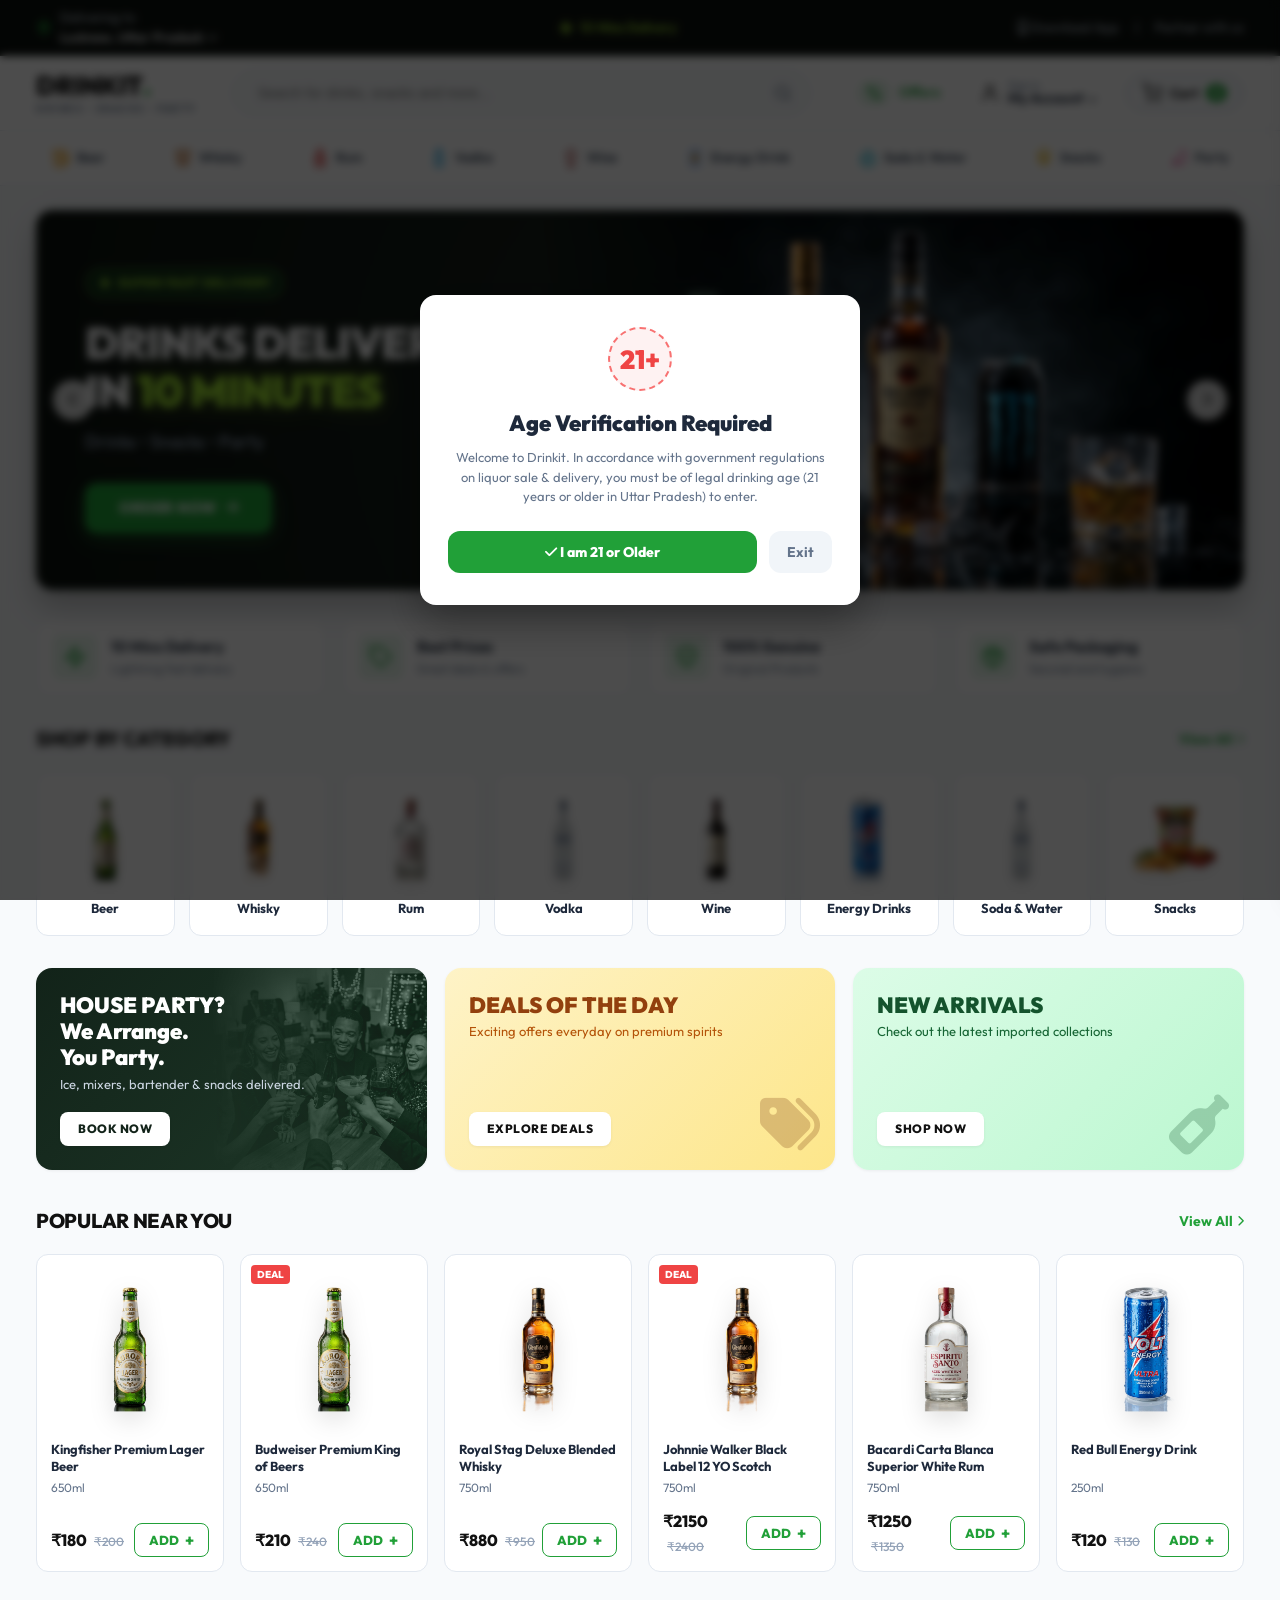
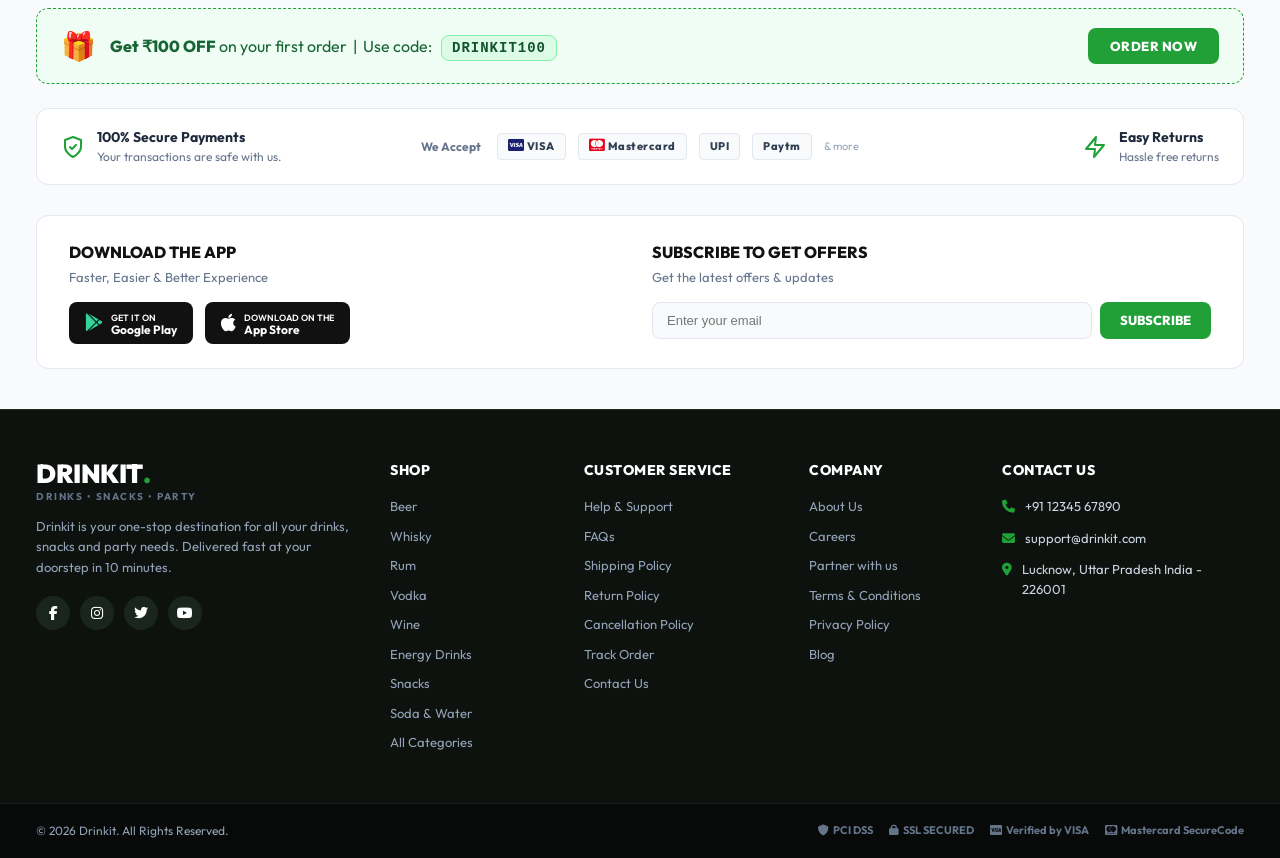
<file: index.html>
<!DOCTYPE html>
<html lang="en">
<head>
  <meta charset="UTF-8">
  <meta name="viewport" content="width=device-width, initial-scale=1.0">
  <title>DRINKIT - Drinks Delivered in 10 Minutes | Beer, Whisky, Wine & Snacks</title>
  <link rel="preconnect" href="https://fonts.googleapis.com">
  <link rel="preconnect" href="https://fonts.gstatic.com" crossorigin>
  <link href="https://fonts.googleapis.com/css2?family=Outfit:wght@400;500;600;700;800;900&display=swap" rel="stylesheet">
  <link rel="stylesheet" href="https://cdnjs.cloudflare.com/ajax/libs/font-awesome/6.4.0/css/all.min.css">
  <link rel="stylesheet" href="css/style.css">
  <link rel="stylesheet" href="css/responsive.css">
  <style>
    .svg-icon-inline {
      display: inline-block;
      vertical-align: middle;
    }
    .cat-svg-icon {
      width: 20px;
      height: 20px;
      object-fit: contain;
    }
    .hero-generated-banner {
      position: absolute;
      right: 0;
      top: 0;
      bottom: 0;
      width: 58%;
      height: 100%;
      object-fit: cover;
      object-position: center;
      mask-image: linear-gradient(to right, transparent 0%, black 30%);
      -webkit-mask-image: linear-gradient(to right, transparent 0%, black 30%);
      pointer-events: none;
      z-index: 1;
    }
    .house-party-bg {
      position: absolute;
      right: 0;
      top: 0;
      bottom: 0;
      width: 55%;
      height: 100%;
      object-fit: cover;
      opacity: 0.45;
      mix-blend-mode: luminosity;
      mask-image: linear-gradient(to right, transparent, black);
      -webkit-mask-image: linear-gradient(to right, transparent, black);
      pointer-events: none;
    }
  </style>
</head>
<body>

  <!-- 1. TOP DARK BAR -->
  <div class="top-bar">
    <div class="container">
      <div class="top-bar-left open-location-modal" title="Change Location">
        <img src="images/icons/location.svg" width="16" height="16" alt="Loc" class="svg-icon-inline">
        <span>Delivering to <strong class="location-text"><span class="active-loc-name">Lucknow, Uttar Pradesh</span> <i class="fa-solid fa-chevron-down" style="font-size:10px;"></i></strong></span>
      </div>

      <div class="top-bar-center">
        <img src="images/icons/lightning.svg" width="16" height="16" alt="Speed" class="svg-icon-inline">
        <span>10 Mins Delivery</span>
      </div>

      <div class="top-bar-right">
        <a href="#downloadApp"><i class="fa-solid fa-mobile-screen"></i> Download App</a>
        <span>|</span>
        <a href="party-service.html">Partner with us</a>
      </div>
    </div>
  </div>

  <!-- 2. MAIN HEADER -->
  <header class="main-header">
    <div class="container header-container">
      <!-- Brand Logo -->
      <a href="index.html" class="brand-logo">
        <div class="logo-text">DRINKIT<span>.</span></div>
        <div class="logo-sub">Drinks • Snacks • Party</div>
      </a>

      <!-- Search Bar with SVG Icon -->
      <div class="header-search">
        <div class="search-wrapper">
          <input type="text" class="search-input" placeholder="Search for drinks, snacks and more...">
          <button class="search-icon-btn" onclick="const q = document.querySelector('.search-input').value; if(q) window.location.href='shop.html?search='+encodeURIComponent(q);">
            <img src="images/icons/search.svg" width="18" height="18" alt="Search">
          </button>
        </div>
      </div>

      <!-- Header Actions -->
      <div class="header-actions">
        <!-- Offers with SVG -->
        <a href="shop.html?filter=deals" class="header-action-btn offers-btn">
          <span class="offers-badge">
            <img src="images/icons/offers.svg" width="18" height="18" alt="Offers">
          </span>
          <span>Offers</span>
        </a>

        <!-- Sign in / Account Dropdown with SVG -->
        <div class="account-wrapper">
          <button class="header-action-btn">
            <img src="images/icons/user.svg" width="20" height="20" alt="User">
            <div style="text-align: left; line-height: 1.1;">
              <span style="font-size: 11px; color: #94a3b8; display: block;">Sign in</span>
              <span style="font-weight: 700;">My Account <i class="fa-solid fa-chevron-down" style="font-size: 10px;"></i></span>
            </div>
          </button>
          <div class="account-dropdown">
            <a href="profile.html"><i class="fa-solid fa-user-circle"></i> My Profile</a>
            <a href="orders.html"><i class="fa-solid fa-box"></i> My Orders</a>
            <a href="order-tracking.html"><i class="fa-solid fa-location-crosshairs"></i> Live Tracking</a>
            <a href="party-service.html"><i class="fa-solid fa-champagne-glasses"></i> Party Bookings</a>
            <hr style="border:none; border-top:1px solid #f1f5f9; margin:4px 0;">
            <a href="javascript:void(0)" onclick="alert('Signed out successfully!')" style="color:#ef4444;"><i class="fa-solid fa-arrow-right-from-bracket"></i> Logout</a>
          </div>
        </div>

        <!-- Cart Trigger with SVG -->
        <button class="cart-btn open-cart-drawer">
          <img src="images/icons/cart.svg" width="20" height="20" alt="Cart">
          <span>Cart</span>
          <span class="cart-badge">0</span>
        </button>
      </div>
    </div>
  </header>

  <!-- 3. CATEGORY HORIZONTAL STRIP WITH HIGH-RES SVG ICONS -->
  <nav class="category-strip">
    <div class="container cat-strip-container">
      <a href="shop.html?cat=beer" class="cat-item-pill">
        <img src="images/icons/beer.svg" class="cat-svg-icon" alt="Beer"> Beer
      </a>
      <a href="shop.html?cat=whisky" class="cat-item-pill">
        <img src="images/icons/whisky.svg" class="cat-svg-icon" alt="Whisky"> Whisky
      </a>
      <a href="shop.html?cat=rum" class="cat-item-pill">
        <img src="images/icons/rum.svg" class="cat-svg-icon" alt="Rum"> Rum
      </a>
      <a href="shop.html?cat=vodka" class="cat-item-pill">
        <img src="images/icons/vodka.svg" class="cat-svg-icon" alt="Vodka"> Vodka
      </a>
      <a href="shop.html?cat=wine" class="cat-item-pill">
        <img src="images/icons/wine.svg" class="cat-svg-icon" alt="Wine"> Wine
      </a>
      <a href="shop.html?cat=energy-drink" class="cat-item-pill">
        <img src="images/icons/energy.svg" class="cat-svg-icon" alt="Energy"> Energy Drink
      </a>
      <a href="shop.html?cat=soda-water" class="cat-item-pill">
        <img src="images/icons/soda.svg" class="cat-svg-icon" alt="Soda"> Soda & Water
      </a>
      <a href="shop.html?cat=snacks" class="cat-item-pill">
        <img src="images/icons/snacks.svg" class="cat-svg-icon" alt="Snacks"> Snacks
      </a>
      <a href="party-service.html" class="cat-item-pill">
        <img src="images/icons/party.svg" class="cat-svg-icon" alt="Party"> Party
      </a>
    </div>
  </nav>

  <!-- 4. HERO SECTION CAROUSEL WITH COMMERCIAL GENERATED HERO IMAGE -->
  <section class="hero-section">
    <div class="container">
      <div class="hero-banner">
        <button class="carousel-arrow prev" onclick="DRINKIT_APP.showToast('Showing next featured offer')"><i class="fa-solid fa-chevron-left"></i></button>

        <div class="hero-content">
          <div class="hero-tag">
            <img src="images/icons/lightning.svg" width="14" height="14" alt="Speed"> SUPER FAST DELIVERY
          </div>
          <h1 class="hero-title">
            DRINKS DELIVERED<br>
            IN <span class="highlight">10 MINUTES</span>
          </h1>
          <p class="hero-sub">Drinks • Snacks • Party</p>
          <a href="shop.html" class="hero-btn">
            ORDER NOW <i class="fa-solid fa-arrow-right"></i>
          </a>
        </div>

        <!-- High-res commercial generated hero bottle arrangement -->
        <img src="images/hero-bottles.jpg" alt="Drinks Delivered in 10 Minutes" class="hero-generated-banner">

        <button class="carousel-arrow next" onclick="DRINKIT_APP.showToast('Showing next featured offer')"><i class="fa-solid fa-chevron-right"></i></button>

        <div class="hero-carousel-nav">
          <span class="nav-dot active"></span>
          <span class="nav-dot"></span>
          <span class="nav-dot"></span>
          <span class="nav-dot"></span>
        </div>
      </div>
    </div>
  </section>

  <!-- 5. TRUST BADGES STRIP (4 CARDS WITH SVG ICONS) -->
  <section class="trust-strip">
    <div class="container">
      <div class="trust-grid">
        <div class="trust-card">
          <div class="trust-icon">
            <img src="images/icons/trust-speed.svg" width="24" height="24" alt="Speed">
          </div>
          <div class="trust-info">
            <h4>10 Mins Delivery</h4>
            <p>Lightning fast delivery</p>
          </div>
        </div>

        <div class="trust-card">
          <div class="trust-icon">
            <img src="images/icons/trust-price.svg" width="24" height="24" alt="Price">
          </div>
          <div class="trust-info">
            <h4>Best Prices</h4>
            <p>Great deals & offers</p>
          </div>
        </div>

        <div class="trust-card">
          <div class="trust-icon">
            <img src="images/icons/trust-genuine.svg" width="24" height="24" alt="Genuine">
          </div>
          <div class="trust-info">
            <h4>100% Genuine</h4>
            <p>Original Products</p>
          </div>
        </div>

        <div class="trust-card">
          <div class="trust-icon">
            <img src="images/icons/trust-package.svg" width="24" height="24" alt="Packaging">
          </div>
          <div class="trust-info">
            <h4>Safe Packaging</h4>
            <p>Secured and hygienic</p>
          </div>
        </div>
      </div>
    </div>
  </section>

  <!-- 6. SHOP BY CATEGORY WITH GENERATED COMMERCIAL PRODUCT SHOTS -->
  <section class="category-section">
    <div class="container">
      <div class="section-header">
        <h2 class="section-title">SHOP BY CATEGORY</h2>
        <a href="shop.html" class="section-view-all">View All <i class="fa-solid fa-chevron-right" style="font-size:11px;"></i></a>
      </div>

      <div class="category-grid">
        <!-- Beer -->
        <a href="shop.html?cat=beer" class="category-card">
          <div class="cat-img-box">
            <img src="images/beer-bottle.png" alt="Beer">
          </div>
          <span class="cat-name">Beer</span>
        </a>

        <!-- Whisky -->
        <a href="shop.html?cat=whisky" class="category-card">
          <div class="cat-img-box">
            <img src="images/whisky-bottle.png" alt="Whisky">
          </div>
          <span class="cat-name">Whisky</span>
        </a>

        <!-- Rum -->
        <a href="shop.html?cat=rum" class="category-card">
          <div class="cat-img-box">
            <img src="images/rum-bottle.png" alt="Rum">
          </div>
          <span class="cat-name">Rum</span>
        </a>

        <!-- Vodka -->
        <a href="shop.html?cat=vodka" class="category-card">
          <div class="cat-img-box">
            <img src="images/vodka-bottle.png" alt="Vodka">
          </div>
          <span class="cat-name">Vodka</span>
        </a>

        <!-- Wine -->
        <a href="shop.html?cat=wine" class="category-card">
          <div class="cat-img-box">
            <img src="images/wine-bottle.png" alt="Wine">
          </div>
          <span class="cat-name">Wine</span>
        </a>

        <!-- Energy Drinks -->
        <a href="shop.html?cat=energy-drink" class="category-card">
          <div class="cat-img-box">
            <img src="images/energy-can.png" alt="Energy Drinks">
          </div>
          <span class="cat-name">Energy Drinks</span>
        </a>

        <!-- Soda & Water -->
        <a href="shop.html?cat=soda-water" class="category-card">
          <div class="cat-img-box">
            <img src="images/vodka-bottle.png" alt="Soda & Water">
          </div>
          <span class="cat-name">Soda & Water</span>
        </a>

        <!-- Snacks -->
        <a href="shop.html?cat=snacks" class="category-card">
          <div class="cat-img-box">
            <img src="images/chips-snack.png" alt="Snacks">
          </div>
          <span class="cat-name">Snacks</span>
        </a>
      </div>
    </div>
  </section>

  <!-- 7. PROMOTIONAL BANNERS WITH GENERATED HOUSE PARTY IMAGE -->
  <section class="promo-banners-section">
    <div class="container">
      <div class="promo-grid">
        <!-- Banner 1: House Party with Generated Commercial Image -->
        <div class="promo-card promo-house-party">
          <img src="images/house-party.jpg" alt="House Party" class="house-party-bg">
          <div style="position:relative; z-index:2;">
            <h3 class="promo-heading">HOUSE PARTY?<br>We Arrange.<br>You Party.</h3>
            <p class="promo-sub">Ice, mixers, bartender & snacks delivered.</p>
          </div>
          <a href="party-service.html" class="promo-btn" style="position:relative; z-index:2;">BOOK NOW</a>
        </div>

        <!-- Banner 2: Deals of the Day -->
        <div class="promo-card promo-deals">
          <div>
            <h3 class="promo-heading">DEALS OF THE DAY</h3>
            <p class="promo-sub">Exciting offers everyday on premium spirits</p>
          </div>
          <a href="shop.html?filter=deals" class="promo-btn">EXPLORE DEALS</a>
          <i class="fa-solid fa-tags promo-badge-float"></i>
        </div>

        <!-- Banner 3: New Arrivals -->
        <div class="promo-card promo-new">
          <div>
            <h3 class="promo-heading">NEW ARRIVALS</h3>
            <p class="promo-sub">Check out the latest imported collections</p>
          </div>
          <a href="shop.html?filter=new" class="promo-btn">SHOP NOW</a>
          <i class="fa-solid fa-wine-bottle promo-badge-float"></i>
        </div>
      </div>
    </div>
  </section>

  <!-- 8. POPULAR NEAR YOU -->
  <section class="popular-section">
    <div class="container">
      <div class="section-header">
        <h2 class="section-title">POPULAR NEAR YOU</h2>
        <a href="shop.html" class="section-view-all">View All <i class="fa-solid fa-chevron-right" style="font-size:11px;"></i></a>
      </div>

      <!-- Populated dynamically via app.js with generated beer & whisky bottles -->
      <div class="products-grid" id="popularProductsGrid"></div>
    </div>
  </section>

  <!-- 9. PROMO COUPON STRIP (Get ₹100 OFF) -->
  <section class="coupon-strip-section">
    <div class="container">
      <div class="coupon-strip">
        <div class="coupon-left">
          <div class="gift-icon">🎁</div>
          <div class="coupon-text">
            <strong>Get ₹100 OFF</strong> on your first order &nbsp;|&nbsp; Use code: <span class="coupon-code">DRINKIT100</span>
          </div>
        </div>
        <button class="coupon-btn" onclick="DRINKIT_APP.applyCouponCode('DRINKIT100')">ORDER NOW</button>
      </div>
    </div>
  </section>

  <!-- 10. PAYMENT & TRUST STRIP -->
  <section class="payment-trust-section">
    <div class="container">
      <div class="payment-trust-card">
        <div class="pt-item">
          <img src="images/icons/trust-genuine.svg" width="24" height="24" alt="Secure">
          <div class="pt-info">
            <h5>100% Secure Payments</h5>
            <p>Your transactions are safe with us.</p>
          </div>
        </div>

        <div class="pt-payment-logos">
          <span style="font-size:12px; font-weight:700; color:#64748b; margin-right:4px;">We Accept</span>
          <span class="pay-badge"><i class="fa-brands fa-cc-visa" style="color:#1a1f71; font-size:14px;"></i> VISA</span>
          <span class="pay-badge"><i class="fa-brands fa-cc-mastercard" style="color:#eb001b; font-size:14px;"></i> Mastercard</span>
          <span class="pay-badge">UPI</span>
          <span class="pay-badge">Paytm</span>
          <span style="font-size:11px; color:#94a3b8;">& more</span>
        </div>

        <div class="pt-item" style="justify-content: flex-end;">
          <img src="images/icons/trust-speed.svg" width="24" height="24" alt="Returns">
          <div class="pt-info">
            <h5>Easy Returns</h5>
            <p>Hassle free returns</p>
          </div>
        </div>
      </div>
    </div>
  </section>

  <!-- 11. DOWNLOAD APP & SUBSCRIBE TO GET OFFERS -->
  <section class="app-newsletter-section" id="downloadApp">
    <div class="container">
      <div class="app-newsletter-grid">
        <div class="app-col">
          <h4>DOWNLOAD THE APP</h4>
          <p>Faster, Easier & Better Experience</p>
          <div class="app-stores-row">
            <a href="javascript:void(0)" onclick="DRINKIT_APP.showToast('App download link sent to your SMS!')" class="store-badge">
              <i class="fa-brands fa-google-play" style="font-size: 18px; color: #34d399;"></i>
              <div style="text-align: left; line-height: 1.1;">
                <span style="font-size:9px; text-transform:uppercase;">GET IT ON</span><br>
                <span style="font-weight:700;">Google Play</span>
              </div>
            </a>
            <a href="javascript:void(0)" onclick="DRINKIT_APP.showToast('App Store link sent to your SMS!')" class="store-badge">
              <i class="fa-brands fa-apple" style="font-size: 20px;"></i>
              <div style="text-align: left; line-height: 1.1;">
                <span style="font-size:9px; text-transform:uppercase;">Download on the</span><br>
                <span style="font-weight:700;">App Store</span>
              </div>
            </a>
          </div>
        </div>

        <div class="news-col">
          <h4>SUBSCRIBE TO GET OFFERS</h4>
          <p>Get the latest offers & updates</p>
          <form class="newsletter-form" onsubmit="event.preventDefault(); DRINKIT_APP.showToast('Subscribed! Check your email for special ₹150 coupon.'); this.reset();">
            <input type="email" class="newsletter-input" placeholder="Enter your email" required>
            <button type="submit" class="newsletter-btn">SUBSCRIBE</button>
          </form>
        </div>
      </div>
    </div>
  </section>

  <!-- 12. FOOTER (DARK STYLING) -->
  <footer class="site-footer">
    <div class="container footer-grid">
      <div class="footer-brand">
        <a href="index.html" class="brand-logo">
          <div class="logo-text">DRINKIT<span style="color:#21a038;">.</span></div>
          <div class="logo-sub">Drinks • Snacks • Party</div>
        </a>
        <p class="footer-desc">
          Drinkit is your one-stop destination for all your drinks, snacks and party needs. Delivered fast at your doorstep in 10 minutes.
        </p>
        <div class="social-links">
          <a href="#" class="social-icon"><i class="fa-brands fa-facebook-f"></i></a>
          <a href="#" class="social-icon"><i class="fa-brands fa-instagram"></i></a>
          <a href="#" class="social-icon"><i class="fa-brands fa-twitter"></i></a>
          <a href="#" class="social-icon"><i class="fa-brands fa-youtube"></i></a>
        </div>
      </div>

      <div class="footer-col">
        <h4 class="footer-heading">SHOP</h4>
        <ul class="footer-links-list">
          <li><a href="shop.html?cat=beer">Beer</a></li>
          <li><a href="shop.html?cat=whisky">Whisky</a></li>
          <li><a href="shop.html?cat=rum">Rum</a></li>
          <li><a href="shop.html?cat=vodka">Vodka</a></li>
          <li><a href="shop.html?cat=wine">Wine</a></li>
          <li><a href="shop.html?cat=energy-drink">Energy Drinks</a></li>
          <li><a href="shop.html?cat=snacks">Snacks</a></li>
          <li><a href="shop.html?cat=soda-water">Soda & Water</a></li>
          <li><a href="shop.html">All Categories</a></li>
        </ul>
      </div>

      <div class="footer-col">
        <h4 class="footer-heading">CUSTOMER SERVICE</h4>
        <ul class="footer-links-list">
          <li><a href="orders.html">Help & Support</a></li>
          <li><a href="orders.html">FAQs</a></li>
          <li><a href="orders.html">Shipping Policy</a></li>
          <li><a href="orders.html">Return Policy</a></li>
          <li><a href="orders.html">Cancellation Policy</a></li>
          <li><a href="order-tracking.html">Track Order</a></li>
          <li><a href="orders.html">Contact Us</a></li>
        </ul>
      </div>

      <div class="footer-col">
        <h4 class="footer-heading">COMPANY</h4>
        <ul class="footer-links-list">
          <li><a href="orders.html">About Us</a></li>
          <li><a href="orders.html">Careers</a></li>
          <li><a href="party-service.html">Partner with us</a></li>
          <li><a href="orders.html">Terms & Conditions</a></li>
          <li><a href="orders.html">Privacy Policy</a></li>
          <li><a href="orders.html">Blog</a></li>
        </ul>
      </div>

      <div class="footer-col">
        <h4 class="footer-heading">CONTACT US</h4>
        <ul class="contact-info">
          <li><i class="fa-solid fa-phone"></i><span>+91 12345 67890</span></li>
          <li><i class="fa-solid fa-envelope"></i><span>support@drinkit.com</span></li>
          <li><i class="fa-solid fa-location-dot"></i><span>Lucknow, Uttar Pradesh India - 226001</span></li>
        </ul>
      </div>
    </div>

    <div class="footer-bottom">
      <div class="container footer-bottom-container">
        <div>© 2026 Drinkit. All Rights Reserved.</div>
        <div class="security-badges">
          <span class="sec-badge"><i class="fa-solid fa-shield"></i> PCI DSS</span>
          <span class="sec-badge"><i class="fa-solid fa-lock"></i> SSL SECURED</span>
          <span class="sec-badge"><i class="fa-brands fa-cc-visa"></i> Verified by VISA</span>
          <span class="sec-badge"><i class="fa-brands fa-cc-mastercard"></i> Mastercard SecureCode</span>
        </div>
      </div>
    </div>
  </footer>

  <!-- MOBILE BOTTOM NAVIGATION WITH CRISP ICONS -->
  <div class="mobile-nav-bar">
    <div class="mobile-nav-items">
      <a href="index.html" class="mob-nav-btn active">
        <i class="fa-solid fa-house"></i>
        <span>Home</span>
      </a>
      <a href="shop.html" class="mob-nav-btn">
        <i class="fa-solid fa-border-all"></i>
        <span>Categories</span>
      </a>
      <a href="orders.html" class="mob-nav-btn">
        <i class="fa-solid fa-receipt"></i>
        <span>My Orders</span>
      </a>
      <a href="javascript:void(0)" class="mob-nav-btn open-cart-drawer">
        <i class="fa-solid fa-cart-shopping"></i>
        <span class="mob-cart-badge">0</span>
        <span>Cart</span>
      </a>
      <a href="profile.html" class="mob-nav-btn">
        <i class="fa-solid fa-user"></i>
        <span>Profile</span>
      </a>
    </div>
  </div>

  <!-- CART SLIDE-OVER DRAWER -->
  <div class="cart-drawer-overlay" id="cartDrawerOverlay"></div>
  <div class="cart-drawer" id="cartDrawer">
    <div class="cart-drawer-header">
      <h3>
        <img src="images/icons/cart.svg" width="22" height="22" alt="Cart" style="margin-right:6px;">
        Your Drinkit Cart
      </h3>
      <button class="close-drawer-btn"><i class="fa-solid fa-xmark"></i></button>
    </div>

    <div class="cart-drawer-body" id="cartDrawerItems"></div>

    <div class="cart-drawer-footer">
      <div class="bill-row">
        <span>Item Subtotal</span>
        <span id="drawerSubtotal">₹0</span>
      </div>
      <div class="bill-row">
        <span>Promo Discount</span>
        <span id="drawerDiscount" style="color:var(--primary-green)">₹0</span>
      </div>
      <div class="bill-row">
        <span>Delivery Fee (10 Mins)</span>
        <span style="color:#16a34a; font-weight:700;">FREE</span>
      </div>
      <div class="bill-row total-row">
        <span>To Pay</span>
        <span id="drawerTotal">₹0</span>
      </div>

      <a href="checkout.html" class="checkout-action-btn" id="drawerCheckoutBtn">
        Proceed to Checkout <i class="fa-solid fa-arrow-right"></i>
      </a>
      <a href="cart.html" style="display:block; text-align:center; font-size:12px; color:#64748b; margin-top:8px; font-weight:600;">
        View Detailed Cart & Bill Breakdown
      </a>
    </div>
  </div>

  <!-- AGE VERIFICATION MODAL -->
  <div class="modal-overlay" id="ageModal">
    <div class="age-modal-card">
      <div class="age-badge-icon">21+</div>
      <h3 class="age-modal-title">Age Verification Required</h3>
      <p class="age-modal-desc">
        Welcome to Drinkit. In accordance with government regulations on liquor sale & delivery, you must be of legal drinking age (21 years or older in Uttar Pradesh) to enter.
      </p>
      <div class="age-modal-actions">
        <button class="age-btn-accept" onclick="DRINKIT_APP.confirmAge(true)">
          <i class="fa-solid fa-check"></i> I am 21 or Older
        </button>
        <button class="age-btn-decline" onclick="DRINKIT_APP.confirmAge(false)">Exit</button>
      </div>
    </div>
  </div>

  <!-- LOCATION PICKER MODAL -->
  <div class="modal-overlay" id="locationModal">
    <div class="loc-modal-card">
      <div class="loc-modal-header">
        <h3><img src="images/icons/location.svg" width="20" height="20" alt="Loc" style="margin-right:6px;"> Select Delivery Location</h3>
        <button onclick="document.getElementById('locationModal').classList.remove('active')"><i class="fa-solid fa-xmark"></i></button>
      </div>
      <div class="loc-search-box">
        <img src="images/icons/search.svg" width="16" height="16" alt="Search">
        <input type="text" placeholder="Search your colony, sector, or city...">
      </div>
      <p style="font-size:12px; font-weight:700; color:#64748b; margin-bottom:10px; text-transform:uppercase;">Currently Serving Cities</p>
      <div class="saved-cities-grid">
        <button class="city-choice-btn active" onclick="DRINKIT_APP.selectLocation('Lucknow, Uttar Pradesh')">
          <i class="fa-solid fa-city" style="color:var(--primary-green)"></i> Lucknow, UP (10 Mins)
        </button>
        <button class="city-choice-btn" onclick="DRINKIT_APP.selectLocation('Kanpur, Uttar Pradesh')">
          <i class="fa-solid fa-city"></i> Kanpur, UP (15 Mins)
        </button>
        <button class="city-choice-btn" onclick="DRINKIT_APP.selectLocation('Noida, NCR')">
          <i class="fa-solid fa-city"></i> Noida, NCR (10 Mins)
        </button>
        <button class="city-choice-btn" onclick="DRINKIT_APP.selectLocation('Gurugram, NCR')">
          <i class="fa-solid fa-city"></i> Gurugram, NCR (10 Mins)
        </button>
        <button class="city-choice-btn" onclick="DRINKIT_APP.selectLocation('Mumbai, Maharashtra')">
          <i class="fa-solid fa-city"></i> Mumbai, MH (15 Mins)
        </button>
        <button class="city-choice-btn" onclick="DRINKIT_APP.selectLocation('Bengaluru, Karnataka')">
          <i class="fa-solid fa-city"></i> Bengaluru, KA (15 Mins)
        </button>
      </div>
    </div>
  </div>

  <!-- Scripts -->
  <script src="js/data.js"></script>
  <script src="js/app.js"></script>
</body>
</html>
</file>
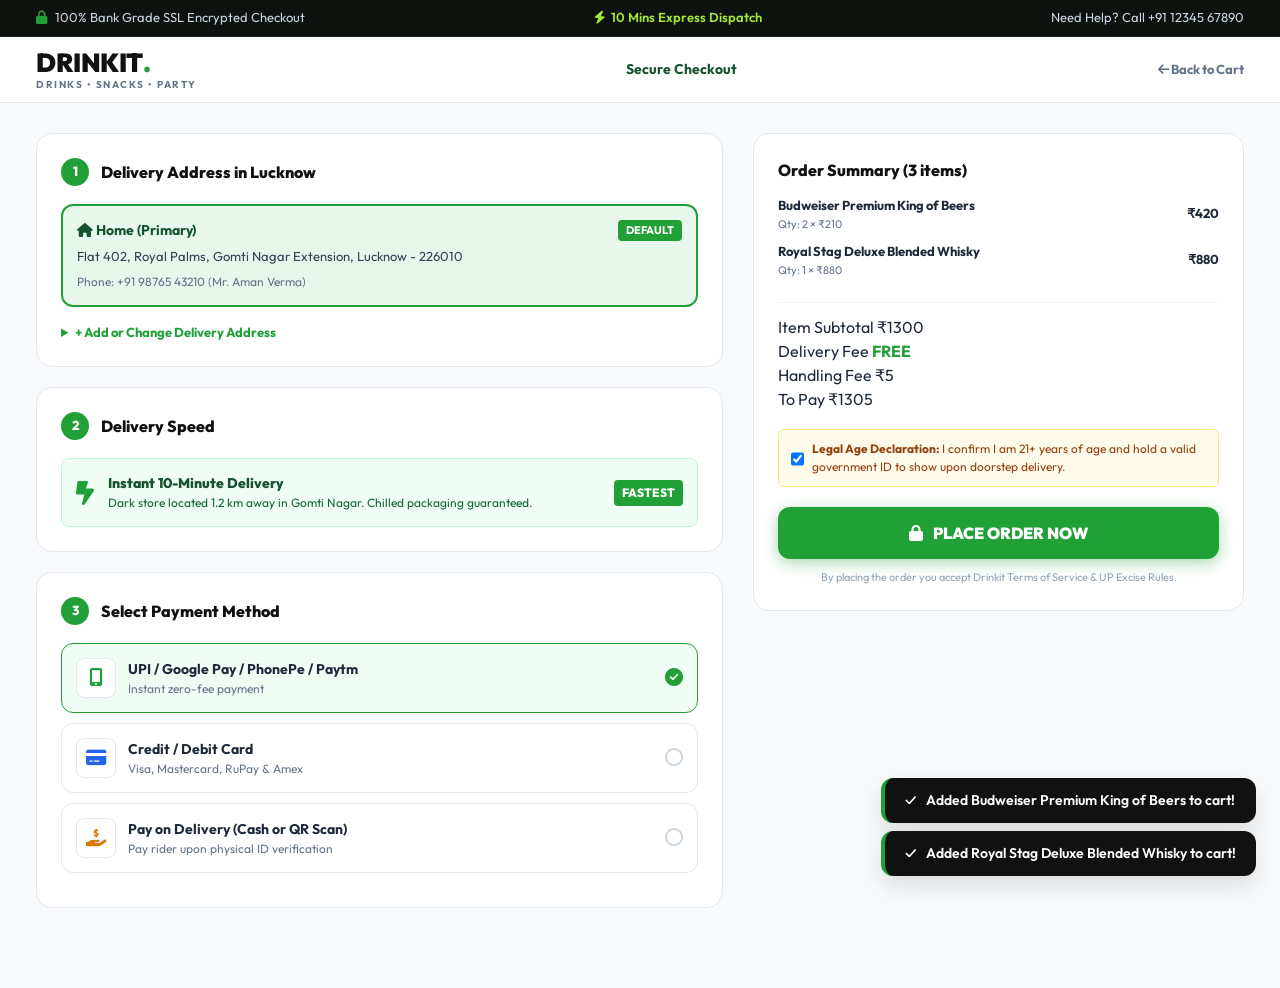
<file: checkout.html>
<!DOCTYPE html>
<html lang="en">
<head>
  <meta charset="UTF-8">
  <meta name="viewport" content="width=device-width, initial-scale=1.0">
  <title>Checkout - DRINKIT 10 Mins Delivery</title>
  <link rel="preconnect" href="https://fonts.googleapis.com">
  <link rel="preconnect" href="https://fonts.gstatic.com" crossorigin>
  <link href="https://fonts.googleapis.com/css2?family=Outfit:wght@400;500;600;700;800;900&display=swap" rel="stylesheet">
  <link rel="stylesheet" href="https://cdnjs.cloudflare.com/ajax/libs/font-awesome/6.4.0/css/all.min.css">
  <link rel="stylesheet" href="css/style.css">
  <link rel="stylesheet" href="css/responsive.css">
  <style>
    .checkout-layout {
      display: grid;
      grid-template-columns: 1.4fr 1fr;
      gap: 30px;
      padding: 30px 0 60px;
    }
    .checkout-card {
      background: #fff;
      border: 1px solid var(--border-color);
      border-radius: var(--radius-lg);
      padding: 24px;
      margin-bottom: 20px;
    }
    .step-header {
      display: flex;
      align-items: center;
      gap: 12px;
      margin-bottom: 18px;
    }
    .step-num {
      width: 28px;
      height: 28px;
      border-radius: var(--radius-full);
      background: var(--primary-green);
      color: #fff;
      font-weight: 800;
      font-size: 13px;
      display: flex;
      align-items: center;
      justify-content: center;
    }
    .step-title {
      font-size: 16px;
      font-weight: 800;
      color: #111;
    }
    .form-row {
      display: grid;
      grid-template-columns: 1fr 1fr;
      gap: 14px;
      margin-bottom: 14px;
    }
    .form-group {
      display: flex;
      flex-direction: column;
      gap: 6px;
      margin-bottom: 14px;
    }
    .form-group label {
      font-size: 12px;
      font-weight: 700;
      color: #475569;
      text-transform: uppercase;
    }
    .form-group input, .form-group select {
      padding: 10px 14px;
      border: 1px solid var(--border-color);
      border-radius: var(--radius-sm);
      font-size: 13px;
      outline: none;
      background: #f8fafc;
    }
    .form-group input:focus {
      background: #fff;
      border-color: var(--primary-green);
    }
    .address-choice {
      border: 2px solid var(--primary-green);
      background: var(--primary-green-light);
      border-radius: var(--radius-md);
      padding: 14px;
      margin-bottom: 16px;
    }
    .payment-option-card {
      border: 1px solid var(--border-color);
      border-radius: var(--radius-md);
      padding: 14px;
      margin-bottom: 10px;
      cursor: pointer;
      display: flex;
      align-items: center;
      justify-content: space-between;
      transition: var(--transition);
    }
    .payment-option-card:hover, .payment-option-card.selected {
      border-color: var(--primary-green);
      background: #f0fdf4;
    }
    .pay-left {
      display: flex;
      align-items: center;
      gap: 12px;
    }
    .pay-icon-box {
      width: 40px;
      height: 40px;
      background: #fff;
      border: 1px solid var(--border-color);
      border-radius: var(--radius-sm);
      display: flex;
      align-items: center;
      justify-content: center;
      font-size: 18px;
    }
    .place-order-btn {
      width: 100%;
      background: var(--primary-green);
      color: #fff;
      font-size: 16px;
      font-weight: 900;
      padding: 16px;
      border-radius: var(--radius-md);
      display: flex;
      align-items: center;
      justify-content: center;
      gap: 10px;
      box-shadow: 0 4px 15px rgba(33, 160, 56, 0.4);
      margin-top: 20px;
    }
    .place-order-btn:hover {
      background: var(--primary-green-hover);
    }
    @media (max-width: 900px) {
      .checkout-layout {
        grid-template-columns: 1fr;
      }
      .form-row {
        grid-template-columns: 1fr;
      }
    }
  </style>
</head>
<body>

  <!-- Top Dark Bar -->
  <div class="top-bar">
    <div class="container">
      <div class="top-bar-left">
        <i class="fa-solid fa-lock" style="color:var(--primary-green)"></i>
        <span>100% Bank Grade SSL Encrypted Checkout</span>
      </div>
      <div class="top-bar-center">
        <i class="fa-solid fa-bolt"></i>
        <span>10 Mins Express Dispatch</span>
      </div>
      <div class="top-bar-right">
        <span>Need Help? Call +91 12345 67890</span>
      </div>
    </div>
  </div>

  <!-- Header -->
  <header class="main-header">
    <div class="container header-container" style="padding: 12px 16px;">
      <a href="index.html" class="brand-logo">
        <div class="logo-text">DRINKIT<span>.</span></div>
        <div class="logo-sub">Drinks • Snacks • Party</div>
      </a>
      <div style="font-size:14px; font-weight:700; color:#14532d; display:flex; align-items:center; gap:8px;">
        <i class="fa-solid fa-shield-check" style="font-size:18px; color:var(--primary-green);"></i> Secure Checkout
      </div>
      <a href="cart.html" style="font-size:13px; font-weight:700; color:#64748b;">
        <i class="fa-solid fa-arrow-left"></i> Back to Cart
      </a>
    </div>
  </header>

  <div class="container">
    <div class="checkout-layout">
      <!-- Left Column: Address & Payment Form -->
      <div>
        <!-- Step 1: Delivery Address -->
        <div class="checkout-card">
          <div class="step-header">
            <span class="step-num">1</span>
            <span class="step-title">Delivery Address in Lucknow</span>
          </div>

          <div class="address-choice">
            <div style="display:flex; justify-content:space-between; align-items:center;">
              <strong style="color:#14532d; font-size:14px;"><i class="fa-solid fa-house"></i> Home (Primary)</strong>
              <span style="font-size:11px; background:#21a038; color:#fff; padding:2px 8px; border-radius:4px; font-weight:700;">DEFAULT</span>
            </div>
            <p style="font-size:13px; color:#334155; margin:6px 0;">Flat 402, Royal Palms, Gomti Nagar Extension, Lucknow - 226010</p>
            <p style="font-size:12px; color:#64748b;">Phone: +91 98765 43210 (Mr. Aman Verma)</p>
          </div>

          <details style="font-size:13px; color:var(--primary-green); font-weight:700; cursor:pointer;">
            <summary>+ Add or Change Delivery Address</summary>
            <div style="margin-top:14px; padding-top:14px; border-top:1px solid #f1f5f9;">
              <div class="form-row">
                <div class="form-group">
                  <label>Full Name</label>
                  <input type="text" id="custName" value="Aman Verma">
                </div>
                <div class="form-group">
                  <label>Mobile Number</label>
                  <input type="tel" id="custPhone" value="+91 98765 43210">
                </div>
              </div>
              <div class="form-group">
                <label>Flat, House No, Building</label>
                <input type="text" id="custAddress" value="Flat 402, Royal Palms, Gomti Nagar Extension">
              </div>
              <div class="form-row">
                <div class="form-group">
                  <label>Area / Landmark</label>
                  <input type="text" id="custLandmark" value="Near Shaheed Path Police Station">
                </div>
                <div class="form-group">
                  <label>Pincode</label>
                  <input type="text" id="custPin" value="226010">
                </div>
              </div>
            </div>
          </details>
        </div>

        <!-- Step 2: Delivery Speed -->
        <div class="checkout-card">
          <div class="step-header">
            <span class="step-num">2</span>
            <span class="step-title">Delivery Speed</span>
          </div>
          <div style="background:#f0fdf4; border:1px solid #bbf7d0; border-radius:8px; padding:14px; display:flex; align-items:center; gap:14px;">
            <i class="fa-solid fa-bolt-lightning" style="font-size:24px; color:var(--primary-green);"></i>
            <div>
              <div style="font-size:14px; font-weight:800; color:#14532d;">Instant 10-Minute Delivery</div>
              <div style="font-size:12px; color:#166534;">Dark store located 1.2 km away in Gomti Nagar. Chilled packaging guaranteed.</div>
            </div>
            <span style="margin-left:auto; font-size:12px; font-weight:800; background:#21a038; color:#fff; padding:4px 8px; border-radius:4px;">FASTEST</span>
          </div>
        </div>

        <!-- Step 3: Payment Options -->
        <div class="checkout-card">
          <div class="step-header">
            <span class="step-num">3</span>
            <span class="step-title">Select Payment Method</span>
          </div>

          <div class="payment-option-card selected" onclick="selectPayment(this, 'upi')">
            <div class="pay-left">
              <div class="pay-icon-box"><i class="fa-solid fa-mobile-screen-button" style="color:var(--primary-green)"></i></div>
              <div>
                <div style="font-size:14px; font-weight:700;">UPI / Google Pay / PhonePe / Paytm</div>
                <div style="font-size:12px; color:#64748b;">Instant zero-fee payment</div>
              </div>
            </div>
            <i class="fa-solid fa-circle-check" style="color:var(--primary-green); font-size:18px;"></i>
          </div>

          <div class="payment-option-card" onclick="selectPayment(this, 'card')">
            <div class="pay-left">
              <div class="pay-icon-box"><i class="fa-solid fa-credit-card" style="color:#2563eb;"></i></div>
              <div>
                <div style="font-size:14px; font-weight:700;">Credit / Debit Card</div>
                <div style="font-size:12px; color:#64748b;">Visa, Mastercard, RuPay & Amex</div>
              </div>
            </div>
            <i class="fa-regular fa-circle" style="color:#cbd5e1; font-size:18px;"></i>
          </div>

          <div class="payment-option-card" onclick="selectPayment(this, 'cod')">
            <div class="pay-left">
              <div class="pay-icon-box"><i class="fa-solid fa-hand-holding-dollar" style="color:#d97706;"></i></div>
              <div>
                <div style="font-size:14px; font-weight:700;">Pay on Delivery (Cash or QR Scan)</div>
                <div style="font-size:12px; color:#64748b;">Pay rider upon physical ID verification</div>
              </div>
            </div>
            <i class="fa-regular fa-circle" style="color:#cbd5e1; font-size:18px;"></i>
          </div>
        </div>
      </div>

      <!-- Right Column: Order Summary & Place Order -->
      <div>
        <div class="checkout-card">
          <div class="step-title" style="margin-bottom:14px;">Order Summary (<span id="coItemCount">0</span> items)</div>

          <div id="coItemsMiniList" style="max-height: 240px; overflow-y:auto; margin-bottom:14px;">
            <!-- Rendered via JS -->
          </div>

          <div style="border-top:1px solid #f1f5f9; padding-top:12px;">
            <div class="bill-detail-line">
              <span>Item Subtotal</span>
              <span id="coSubtotal">₹0</span>
            </div>
            <div class="bill-detail-line">
              <span>Delivery Fee</span>
              <span style="color:var(--primary-green); font-weight:700;">FREE</span>
            </div>
            <div class="bill-detail-line">
              <span>Handling Fee</span>
              <span>₹5</span>
            </div>
            <div class="bill-detail-line" id="coDiscountRow" style="display:none; color:var(--primary-green);">
              <span>DRINKIT100 Coupon</span>
              <span id="coDiscountVal">-₹100</span>
            </div>
            <div class="bill-detail-line total">
              <span>To Pay</span>
              <span id="coGrandTotal">₹0</span>
            </div>
          </div>

          <!-- Age Checkbox -->
          <div style="margin-top:18px; background:#fffbeb; border:1px solid #fde68a; border-radius:6px; padding:10px 12px;">
            <label style="display:flex; gap:8px; font-size:12px; color:#92400e; cursor:pointer;">
              <input type="checkbox" id="ageCheckConfirm" checked style="margin-top:2px;">
              <span><strong>Legal Age Declaration:</strong> I confirm I am 21+ years of age and hold a valid government ID to show upon doorstep delivery.</span>
            </label>
          </div>

          <button class="place-order-btn" onclick="executePlaceOrder()">
            <i class="fa-solid fa-lock"></i> PLACE ORDER NOW
          </button>

          <p style="text-align:center; font-size:11px; color:#94a3b8; margin-top:10px;">
            By placing the order you accept Drinkit Terms of Service & UP Excise Rules.
          </p>
        </div>
      </div>
    </div>
  </div>

  <script src="js/data.js"></script>
  <script src="js/app.js"></script>
  <script>
    let selectedPayMethod = 'upi';

    function initCheckout() {
      // If cart empty, give default sample item for smooth testing
      if (DRINKIT_APP.cart.length === 0) {
        DRINKIT_APP.addToCart('prod-2', 2);
        DRINKIT_APP.addToCart('prod-3', 1);
      }

      const listContainer = document.getElementById('coItemsMiniList');
      const countEl = document.getElementById('coItemCount');
      const subtotalEl = document.getElementById('coSubtotal');
      const grandTotalEl = document.getElementById('coGrandTotal');
      const discountRow = document.getElementById('coDiscountRow');
      const discountValEl = document.getElementById('coDiscountVal');

      countEl.textContent = DRINKIT_APP.getCartCount();

      let html = '';
      DRINKIT_APP.cart.forEach(item => {
        html += `
          <div style="display:flex; justify-content:space-between; align-items:center; margin-bottom:10px; font-size:13px;">
            <div style="flex:1;">
              <strong style="color:#1e293b;">${item.name}</strong>
              <div style="font-size:11px; color:#64748b;">Qty: ${item.qty} × ₹${item.price}</div>
            </div>
            <div style="font-weight:700;">₹${item.qty * item.price}</div>
          </div>
        `;
      });
      listContainer.innerHTML = html;

      const subtotal = DRINKIT_APP.getCartTotal();
      subtotalEl.textContent = `₹${subtotal}`;

      const discount = DRINKIT_APP.currentCoupon === 'DRINKIT100' && subtotal >= 499 ? 100 : 0;
      if (discount > 0) {
        discountRow.style.display = 'flex';
        discountValEl.textContent = `-₹${discount}`;
      } else {
        discountRow.style.display = 'none';
      }

      const grandTotal = Math.max(0, subtotal + 5 - discount);
      grandTotalEl.textContent = `₹${grandTotal}`;
    }

    function selectPayment(card, method) {
      document.querySelectorAll('.payment-option-card').forEach(c => {
        c.classList.remove('selected');
        const icon = c.querySelector('.fa-circle-check, .fa-circle');
        if (icon) {
          icon.className = 'fa-regular fa-circle';
          icon.style.color = '#cbd5e1';
        }
      });

      card.classList.add('selected');
      const icon = card.querySelector('.fa-regular.fa-circle');
      if (icon) {
        icon.className = 'fa-solid fa-circle-check';
        icon.style.color = 'var(--primary-green)';
      }
      selectedPayMethod = method;
    }

    function executePlaceOrder() {
      const ageBox = document.getElementById('ageCheckConfirm');
      if (!ageBox.checked) {
        alert('You must confirm that you are 21 years or older.');
        return;
      }

      const orderId = 'DRK-' + Math.floor(10000 + Math.random() * 90000);
      const newOrder = {
        orderId: orderId,
        date: new Date().toLocaleString('en-IN', { day: 'numeric', month: 'short', year: 'numeric', hour: '2-digit', minute: '2-digit' }),
        status: 'Out for Delivery',
        statusClass: 'status-active',
        itemsCount: DRINKIT_APP.getCartCount(),
        totalAmount: DRINKIT_APP.getCartTotal() + 5,
        deliveryAddress: document.getElementById('custAddress').value + ', Lucknow - ' + document.getElementById('custPin').value,
        paymentMethod: selectedPayMethod.toUpperCase(),
        items: [...DRINKIT_APP.cart],
        deliveryPartner: {
          name: 'Ramesh Verma',
          phone: '+91 98765 43210',
          vehicle: 'Hero Electric Splendor • UP 32 AB 4589',
          rating: 4.9,
          otp: '4892'
        }
      };

      // Store as active tracking order
      localStorage.setItem('drinkit_active_order', JSON.stringify(newOrder));

      // Append to past orders
      let orders = [];
      const savedOrders = localStorage.getItem('drinkit_past_orders');
      if (savedOrders) {
        try { orders = JSON.parse(savedOrders); } catch (e) { orders = []; }
      }
      orders.unshift(newOrder);
      localStorage.setItem('drinkit_past_orders', JSON.stringify(orders));

      // Clear cart
      DRINKIT_APP.cart = [];
      DRINKIT_APP.saveState();

      // Redirect to live order tracking
      window.location.href = `order-tracking.html?orderId=${orderId}`;
    }

    document.addEventListener('DOMContentLoaded', () => {
      initCheckout();
    });
  </script>
</body>
</html>
</file>
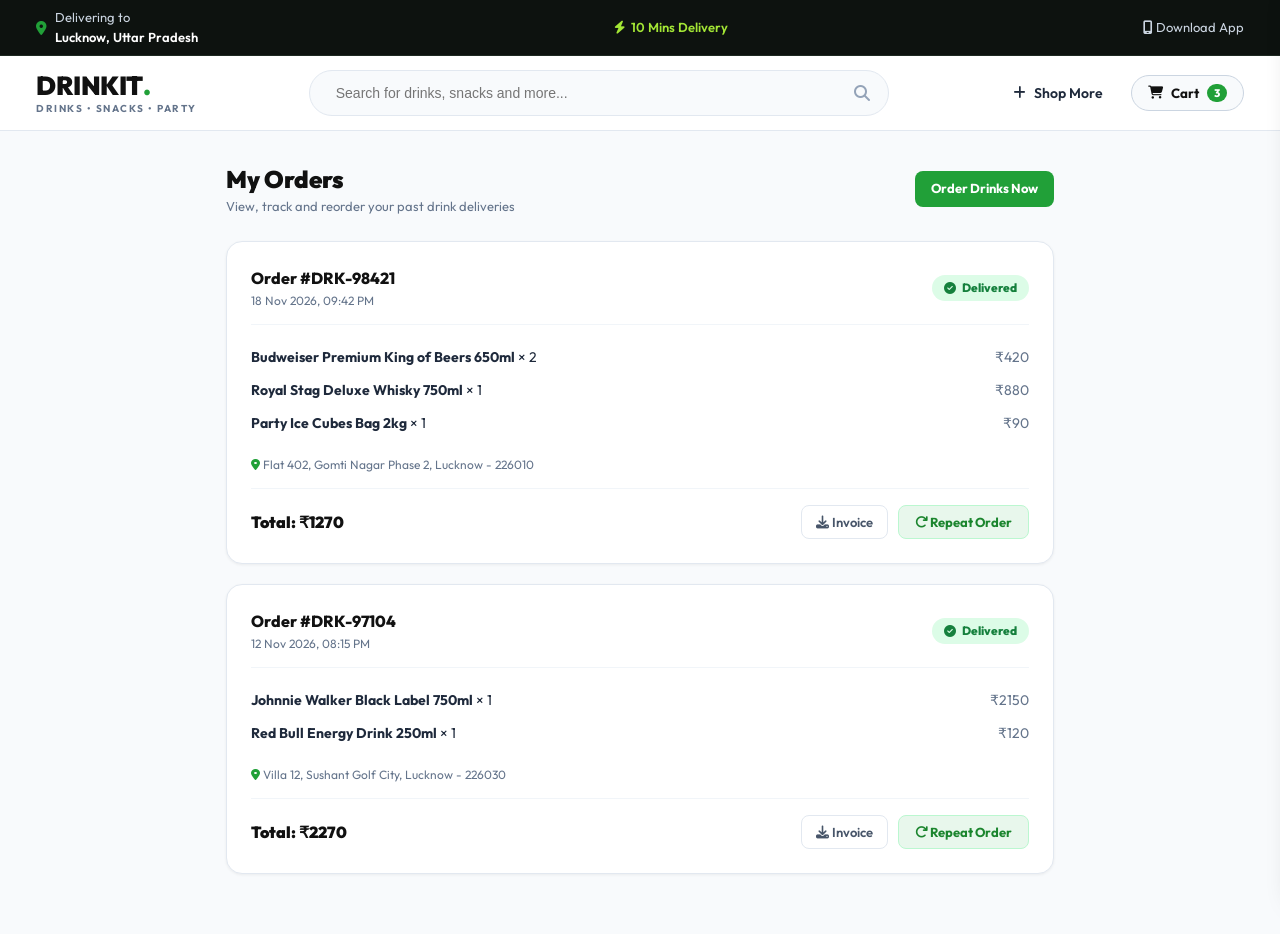
<file: orders.html>
<!DOCTYPE html>
<html lang="en">
<head>
  <meta charset="UTF-8">
  <meta name="viewport" content="width=device-width, initial-scale=1.0">
  <title>My Orders - DRINKIT 10 Mins Delivery</title>
  <link rel="preconnect" href="https://fonts.googleapis.com">
  <link rel="preconnect" href="https://fonts.gstatic.com" crossorigin>
  <link href="https://fonts.googleapis.com/css2?family=Outfit:wght@400;500;600;700;800;900&display=swap" rel="stylesheet">
  <link rel="stylesheet" href="https://cdnjs.cloudflare.com/ajax/libs/font-awesome/6.4.0/css/all.min.css">
  <link rel="stylesheet" href="css/style.css">
  <link rel="stylesheet" href="css/responsive.css">
  <style>
    .orders-page-container {
      max-width: 860px;
      margin: 30px auto 60px;
      padding: 0 16px;
    }
    .order-card {
      background: #fff;
      border: 1px solid var(--border-color);
      border-radius: var(--radius-lg);
      padding: 24px;
      margin-bottom: 20px;
      box-shadow: var(--shadow-sm);
      transition: var(--transition);
    }
    .order-card:hover {
      box-shadow: var(--shadow-md);
    }
    .order-card-header {
      display: flex;
      justify-content: space-between;
      align-items: center;
      padding-bottom: 14px;
      border-bottom: 1px solid #f1f5f9;
      margin-bottom: 16px;
    }
    .order-meta h3 {
      font-size: 16px;
      font-weight: 800;
      color: #111;
    }
    .order-date {
      font-size: 12px;
      color: #64748b;
      margin-top: 2px;
    }
    .status-pill {
      font-size: 12px;
      font-weight: 800;
      padding: 4px 12px;
      border-radius: var(--radius-full);
      display: inline-flex;
      align-items: center;
      gap: 6px;
    }
    .status-delivered {
      background: #dcfce7;
      color: #15803d;
    }
    .status-active {
      background: #fef3c7;
      color: #b45309;
      animation: pulse 1.5s infinite;
    }
    .order-item-list {
      margin-bottom: 16px;
    }
    .order-prod-row {
      display: flex;
      justify-content: space-between;
      align-items: center;
      padding: 6px 0;
      font-size: 14px;
    }
    .order-footer-row {
      display: flex;
      justify-content: space-between;
      align-items: center;
      border-top: 1px solid #f1f5f9;
      padding-top: 16px;
    }
    .order-total-price {
      font-size: 16px;
      font-weight: 900;
      color: #111;
    }
    .order-actions-btns {
      display: flex;
      gap: 10px;
    }
    .btn-reorder {
      background: var(--primary-green-light);
      color: var(--primary-green-hover);
      border: 1px solid #bbf7d0;
      font-weight: 700;
      font-size: 13px;
      padding: 8px 16px;
      border-radius: var(--radius-sm);
    }
    .btn-reorder:hover {
      background: var(--primary-green);
      color: #fff;
    }
    .btn-invoice {
      border: 1px solid var(--border-color);
      color: #475569;
      font-weight: 600;
      font-size: 13px;
      padding: 8px 14px;
      border-radius: var(--radius-sm);
    }
    .btn-invoice:hover {
      background: #f8fafc;
      color: #111;
    }
    .btn-track {
      background: var(--primary-green);
      color: #fff;
      font-weight: 800;
      font-size: 13px;
      padding: 8px 16px;
      border-radius: var(--radius-sm);
    }
  </style>
</head>
<body>

  <!-- Top Dark Bar -->
  <div class="top-bar">
    <div class="container">
      <div class="top-bar-left open-location-modal">
        <i class="fa-solid fa-location-dot loc-icon"></i>
        <span>Delivering to <strong class="location-text"><span class="active-loc-name">Lucknow, Uttar Pradesh</span></strong></span>
      </div>
      <div class="top-bar-center">
        <i class="fa-solid fa-bolt"></i>
        <span>10 Mins Delivery</span>
      </div>
      <div class="top-bar-right">
        <a href="index.html#downloadApp"><i class="fa-solid fa-mobile-screen"></i> Download App</a>
      </div>
    </div>
  </div>

  <!-- Header -->
  <header class="main-header">
    <div class="container header-container">
      <a href="index.html" class="brand-logo">
        <div class="logo-text">DRINKIT<span>.</span></div>
        <div class="logo-sub">Drinks • Snacks • Party</div>
      </a>
      <div class="header-search">
        <div class="search-wrapper">
          <input type="text" class="search-input" placeholder="Search for drinks, snacks and more...">
          <button class="search-icon-btn"><i class="fa-solid fa-magnifying-glass"></i></button>
        </div>
      </div>
      <div class="header-actions">
        <a href="shop.html" class="header-action-btn">
          <i class="fa-solid fa-plus"></i> Shop More
        </a>
        <button class="cart-btn open-cart-drawer">
          <i class="fa-solid fa-cart-shopping"></i>
          <span>Cart</span>
          <span class="cart-badge">0</span>
        </button>
      </div>
    </div>
  </header>

  <!-- Orders Container -->
  <div class="orders-page-container">
    <div style="display:flex; justify-content:space-between; align-items:center; margin-bottom:24px;">
      <div>
        <h1 style="font-size:24px; font-weight:900; color:#111;">My Orders</h1>
        <p style="font-size:13px; color:#64748b;">View, track and reorder your past drink deliveries</p>
      </div>
      <a href="shop.html" style="background:var(--primary-green); color:#fff; font-weight:700; font-size:13px; padding:8px 16px; border-radius:8px;">
        Order Drinks Now
      </a>
    </div>

    <!-- Active live order alert banner if any -->
    <div id="activeOrderAlertBanner"></div>

    <!-- Orders list container -->
    <div id="ordersListContainer">
      <!-- Injected by JS -->
    </div>
  </div>

  <!-- Cart Drawer -->
  <div class="cart-drawer-overlay" id="cartDrawerOverlay"></div>
  <div class="cart-drawer" id="cartDrawer">
    <div class="cart-drawer-header">
      <h3><i class="fa-solid fa-bag-shopping" style="color:var(--primary-green)"></i> Your Drinkit Cart</h3>
      <button class="close-drawer-btn"><i class="fa-solid fa-xmark"></i></button>
    </div>
    <div class="cart-drawer-body" id="cartDrawerItems"></div>
    <div class="cart-drawer-footer">
      <div class="bill-row"><span>Item Subtotal</span><span id="drawerSubtotal">₹0</span></div>
      <div class="bill-row total-row"><span>To Pay</span><span id="drawerTotal">₹0</span></div>
      <a href="checkout.html" class="checkout-action-btn" id="drawerCheckoutBtn">Proceed to Checkout</a>
    </div>
  </div>

  <!-- Mobile Bottom Nav -->
  <div class="mobile-nav-bar">
    <div class="mobile-nav-items">
      <a href="index.html" class="mob-nav-btn"><i class="fa-solid fa-house"></i><span>Home</span></a>
      <a href="shop.html" class="mob-nav-btn"><i class="fa-solid fa-border-all"></i><span>Categories</span></a>
      <a href="orders.html" class="mob-nav-btn active"><i class="fa-solid fa-receipt"></i><span>Orders</span></a>
      <a href="javascript:void(0)" class="mob-nav-btn open-cart-drawer"><i class="fa-solid fa-cart-shopping"></i><span class="mob-cart-badge">0</span><span>Cart</span></a>
      <a href="profile.html" class="mob-nav-btn"><i class="fa-solid fa-user"></i><span>Profile</span></a>
    </div>
  </div>

  <script src="js/data.js"></script>
  <script src="js/app.js"></script>
  <script>
    function renderOrdersPage() {
      const container = document.getElementById('ordersListContainer');
      const banner = document.getElementById('activeOrderAlertBanner');

      // Check active order
      const activeOrderStr = localStorage.getItem('drinkit_active_order');
      if (activeOrderStr) {
        try {
          const actOrder = JSON.parse(activeOrderStr);
          banner.innerHTML = `
            <div style="background:linear-gradient(135deg, #122319, #1e3828); color:#fff; border-radius:12px; padding:18px 22px; margin-bottom:24px; display:flex; justify-content:space-between; align-items:center;">
              <div>
                <span style="background:#21a038; color:#fff; font-size:10px; font-weight:800; padding:2px 8px; border-radius:4px; text-transform:uppercase;">ACTIVE ORDER</span>
                <h3 style="font-size:18px; font-weight:800; margin:4px 0;">Order #${actOrder.orderId} is Out for Delivery!</h3>
                <p style="font-size:12px; color:#cbd5e1;">Rider is arriving in Gomti Nagar in under 8 minutes.</p>
              </div>
              <a href="order-tracking.html?orderId=${actOrder.orderId}" style="background:#a3e635; color:#111; font-weight:800; font-size:13px; padding:10px 18px; border-radius:8px;">
                <i class="fa-solid fa-location-crosshairs"></i> LIVE TRACKING
              </a>
            </div>
          `;
        } catch (e) {}
      }

      // Past orders list
      let orders = [...SAMPLE_ORDERS];
      const savedOrders = localStorage.getItem('drinkit_past_orders');
      if (savedOrders) {
        try {
          const parsed = JSON.parse(savedOrders);
          orders = [...parsed];
        } catch (e) {}
      }

      let html = '';
      orders.forEach(ord => {
        let itemsHtml = '';
        if (ord.items) {
          ord.items.forEach(it => {
            itemsHtml += `
              <div class="order-prod-row">
                <div><strong>${it.name}</strong> × ${it.qty}</div>
                <div style="color:#64748b;">₹${it.price * it.qty}</div>
              </div>
            `;
          });
        }

        const isLive = ord.status === 'Out for Delivery';
        const statusClass = isLive ? 'status-active' : 'status-delivered';
        const trackBtnHtml = isLive ? `
          <a href="order-tracking.html?orderId=${ord.orderId}" class="btn-track">
            <i class="fa-solid fa-location-crosshairs"></i> Track Live
          </a>
        ` : '';

        html += `
          <div class="order-card">
            <div class="order-card-header">
              <div class="order-meta">
                <h3>Order #${ord.orderId}</h3>
                <div class="order-date">${ord.date}</div>
              </div>
              <span class="status-pill ${statusClass}">
                <i class="fa-solid ${isLive ? 'fa-motorcycle' : 'fa-circle-check'}"></i> ${ord.status}
              </span>
            </div>

            <div class="order-item-list">
              ${itemsHtml}
            </div>

            <div style="font-size:12px; color:#64748b; margin-bottom:14px;">
              <i class="fa-solid fa-location-dot" style="color:var(--primary-green)"></i> ${ord.deliveryAddress || 'Gomti Nagar, Lucknow'}
            </div>

            <div class="order-footer-row">
              <div class="order-total-price">Total: ₹${ord.totalAmount}</div>
              <div class="order-actions-btns">
                <button class="btn-invoice" onclick="alert('Downloading GST Tax Invoice for #${ord.orderId}...')">
                  <i class="fa-solid fa-download"></i> Invoice
                </button>
                <button class="btn-reorder" onclick="reorderItems('${ord.orderId}')">
                  <i class="fa-solid fa-arrow-rotate-right"></i> Repeat Order
                </button>
                ${trackBtnHtml}
              </div>
            </div>
          </div>
        `;
      });

      container.innerHTML = html;
    }

    function reorderItems(orderId) {
      DRINKIT_APP.addToCart('prod-2', 2);
      DRINKIT_APP.addToCart('prod-3', 1);
      DRINKIT_APP.showToast('Added items from past order to cart!');
      DRINKIT_APP.toggleCartDrawer(true);
    }

    document.addEventListener('DOMContentLoaded', () => {
      renderOrdersPage();
    });
  </script>
</body>
</html>
</file>
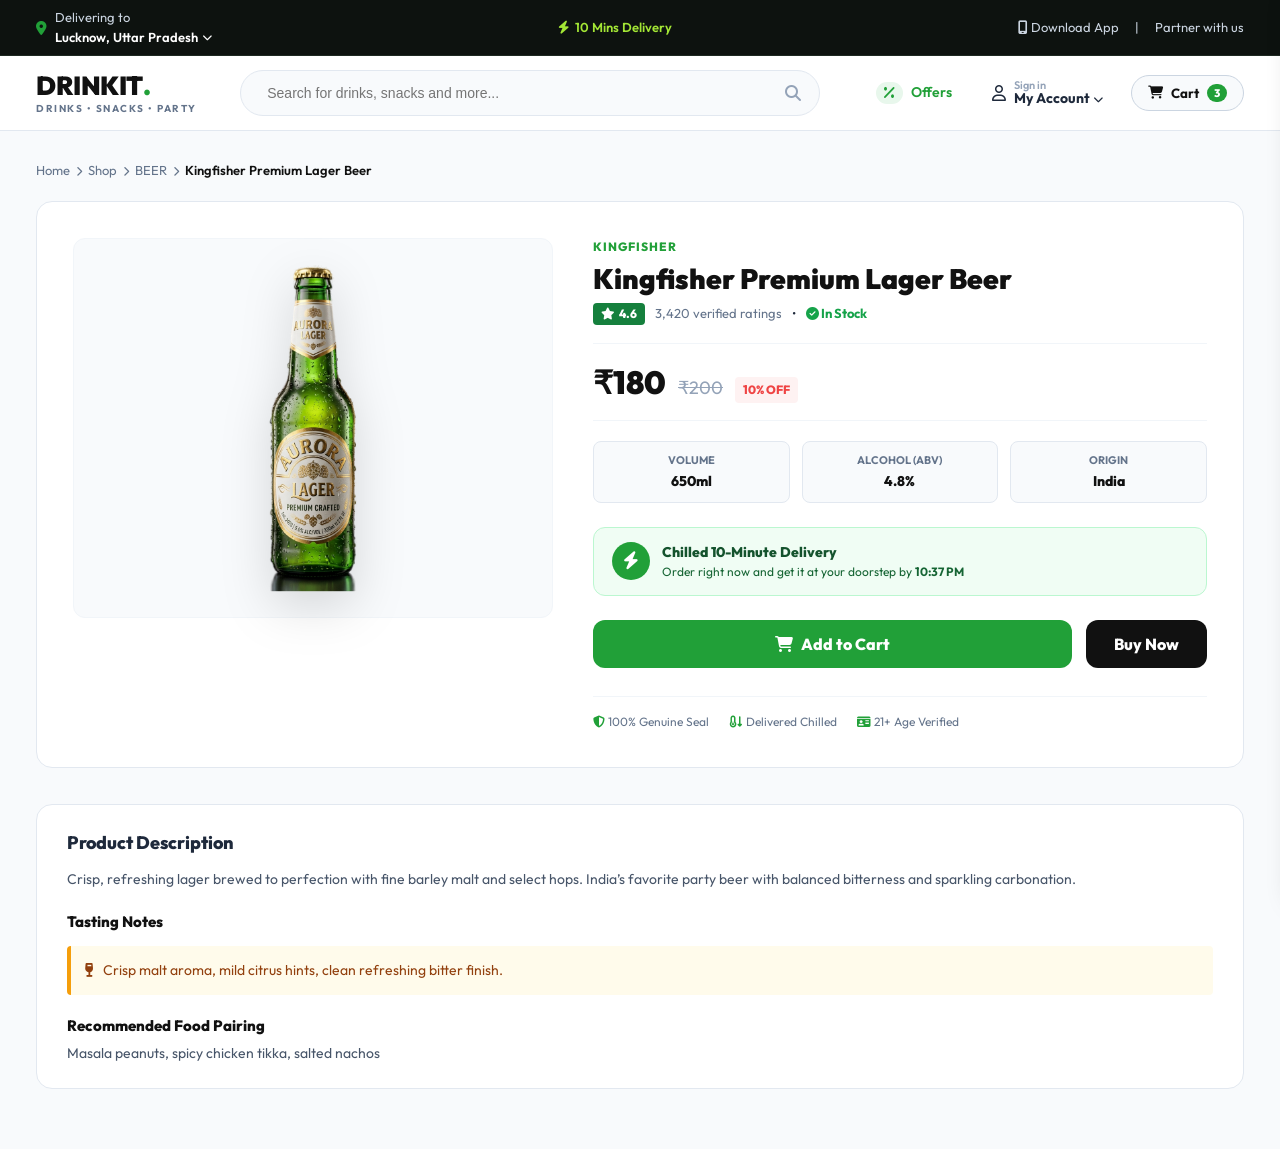
<file: product-detail.html>
<!DOCTYPE html>
<html lang="en">
<head>
  <meta charset="UTF-8">
  <meta name="viewport" content="width=device-width, initial-scale=1.0">
  <title>Product Details - DRINKIT 10 Mins Delivery</title>
  <link rel="preconnect" href="https://fonts.googleapis.com">
  <link rel="preconnect" href="https://fonts.gstatic.com" crossorigin>
  <link href="https://fonts.googleapis.com/css2?family=Outfit:wght@400;500;600;700;800;900&display=swap" rel="stylesheet">
  <link rel="stylesheet" href="https://cdnjs.cloudflare.com/ajax/libs/font-awesome/6.4.0/css/all.min.css">
  <link rel="stylesheet" href="css/style.css">
  <link rel="stylesheet" href="css/responsive.css">
  <style>
    .pdp-container {
      padding: 30px 16px 60px;
    }
    .breadcrumbs {
      font-size: 13px;
      color: #64748b;
      margin-bottom: 20px;
      display: flex;
      align-items: center;
      gap: 6px;
    }
    .breadcrumbs a:hover {
      color: var(--primary-green);
    }
    .pdp-grid {
      display: grid;
      grid-template-columns: 480px 1fr;
      gap: 40px;
      background: #fff;
      border: 1px solid var(--border-color);
      border-radius: var(--radius-lg);
      padding: 36px;
    }
    .pdp-gallery {
      display: flex;
      flex-direction: column;
      align-items: center;
    }
    .main-image-stage {
      width: 100%;
      height: 380px;
      background: #f8fafc;
      border-radius: var(--radius-md);
      display: flex;
      align-items: center;
      justify-content: center;
      padding: 24px;
      border: 1px solid #f1f5f9;
    }
    .main-image-stage img {
      max-height: 340px;
      max-width: 100%;
      object-fit: contain;
      filter: drop-shadow(0 15px 25px rgba(0,0,0,0.15));
      transition: transform 0.3s ease;
    }
    .main-image-stage:hover img {
      transform: scale(1.08);
    }
    .pdp-info {
      display: flex;
      flex-direction: column;
    }
    .pdp-brand-tag {
      font-size: 12px;
      font-weight: 800;
      color: var(--primary-green);
      text-transform: uppercase;
      letter-spacing: 1px;
      margin-bottom: 6px;
    }
    .pdp-title {
      font-size: 28px;
      font-weight: 900;
      color: #111;
      line-height: 1.2;
      margin-bottom: 8px;
    }
    .pdp-ratings-row {
      display: flex;
      align-items: center;
      gap: 10px;
      font-size: 13px;
      margin-bottom: 18px;
    }
    .rating-badge {
      background: #15803d;
      color: #fff;
      padding: 2px 8px;
      border-radius: 4px;
      font-weight: 800;
      font-size: 12px;
      display: inline-flex;
      align-items: center;
      gap: 4px;
    }
    .pdp-price-row {
      display: flex;
      align-items: baseline;
      gap: 12px;
      padding: 14px 0;
      border-top: 1px solid #f1f5f9;
      border-bottom: 1px solid #f1f5f9;
      margin-bottom: 20px;
    }
    .pdp-current-price {
      font-size: 32px;
      font-weight: 900;
      color: #111;
    }
    .pdp-original-price {
      font-size: 18px;
      color: #94a3b8;
      text-decoration: line-through;
    }
    .pdp-discount-badge {
      background: #fef2f2;
      color: #ef4444;
      font-size: 12px;
      font-weight: 800;
      padding: 4px 8px;
      border-radius: 4px;
    }
    .spec-grid {
      display: grid;
      grid-template-columns: repeat(3, 1fr);
      gap: 12px;
      margin-bottom: 24px;
    }
    .spec-box {
      background: #f8fafc;
      border: 1px solid var(--border-color);
      border-radius: var(--radius-sm);
      padding: 10px;
      text-align: center;
    }
    .spec-label {
      font-size: 11px;
      color: var(--text-muted);
      text-transform: uppercase;
      font-weight: 700;
    }
    .spec-val {
      font-size: 14px;
      font-weight: 800;
      color: #111;
      margin-top: 2px;
    }
    .delivery-eta-badge {
      display: flex;
      align-items: center;
      gap: 12px;
      background: #f0fdf4;
      border: 1px solid #bbf7d0;
      border-radius: var(--radius-md);
      padding: 14px 18px;
      margin-bottom: 24px;
    }
    .eta-icon {
      width: 38px;
      height: 38px;
      border-radius: var(--radius-full);
      background: var(--primary-green);
      color: #fff;
      display: flex;
      align-items: center;
      justify-content: center;
      font-size: 18px;
    }
    .pdp-actions-row {
      display: flex;
      gap: 14px;
      margin-bottom: 28px;
    }
    .btn-add-pdp {
      flex: 1;
      background: var(--primary-green);
      color: #fff;
      font-size: 16px;
      font-weight: 800;
      padding: 14px;
      border-radius: var(--radius-md);
      display: flex;
      align-items: center;
      justify-content: center;
      gap: 8px;
    }
    .btn-add-pdp:hover {
      background: var(--primary-green-hover);
    }
    .btn-buy-now {
      background: #111;
      color: #fff;
      font-size: 16px;
      font-weight: 800;
      padding: 14px 28px;
      border-radius: var(--radius-md);
    }
    .btn-buy-now:hover {
      background: #333;
    }
    .pdp-tabs {
      margin-top: 36px;
      background: #fff;
      border: 1px solid var(--border-color);
      border-radius: var(--radius-lg);
      padding: 24px 30px;
    }
    .notes-box {
      background: #fffbeb;
      border-left: 4px solid #f59e0b;
      padding: 14px;
      border-radius: 4px;
      margin-top: 12px;
      font-size: 14px;
      color: #92400e;
    }
    @media (max-width: 900px) {
      .pdp-grid {
        grid-template-columns: 1fr;
        padding: 20px;
      }
      .main-image-stage {
        height: 280px;
      }
      .pdp-actions-row {
        flex-direction: column;
      }
    }
  </style>
</head>
<body>

  <!-- Top Dark Bar -->
  <div class="top-bar">
    <div class="container">
      <div class="top-bar-left open-location-modal">
        <i class="fa-solid fa-location-dot loc-icon"></i>
        <span>Delivering to <strong class="location-text"><span class="active-loc-name">Lucknow, Uttar Pradesh</span> <i class="fa-solid fa-chevron-down" style="font-size:10px;"></i></strong></span>
      </div>
      <div class="top-bar-center">
        <i class="fa-solid fa-bolt"></i>
        <span>10 Mins Delivery</span>
      </div>
      <div class="top-bar-right">
        <a href="index.html#downloadApp"><i class="fa-solid fa-mobile-screen"></i> Download App</a>
        <span>|</span>
        <a href="party-service.html">Partner with us</a>
      </div>
    </div>
  </div>

  <!-- Header -->
  <header class="main-header">
    <div class="container header-container">
      <a href="index.html" class="brand-logo">
        <div class="logo-text">DRINKIT<span>.</span></div>
        <div class="logo-sub">Drinks • Snacks • Party</div>
      </a>
      <div class="header-search">
        <div class="search-wrapper">
          <input type="text" class="search-input" placeholder="Search for drinks, snacks and more...">
          <button class="search-icon-btn"><i class="fa-solid fa-magnifying-glass"></i></button>
        </div>
      </div>
      <div class="header-actions">
        <a href="shop.html?filter=deals" class="header-action-btn offers-btn">
          <span class="offers-badge"><i class="fa-solid fa-percent"></i></span>
          <span>Offers</span>
        </a>
        <div class="account-wrapper">
          <button class="header-action-btn">
            <i class="fa-regular fa-user" style="font-size:16px;"></i>
            <div style="text-align: left; line-height: 1.1;">
              <span style="font-size: 11px; color: #94a3b8; display: block;">Sign in</span>
              <span style="font-weight: 700;">My Account <i class="fa-solid fa-chevron-down" style="font-size: 10px;"></i></span>
            </div>
          </button>
          <div class="account-dropdown">
            <a href="profile.html"><i class="fa-solid fa-user-circle"></i> My Profile</a>
            <a href="orders.html"><i class="fa-solid fa-box"></i> My Orders</a>
            <a href="order-tracking.html"><i class="fa-solid fa-location-crosshairs"></i> Live Tracking</a>
          </div>
        </div>
        <button class="cart-btn open-cart-drawer">
          <i class="fa-solid fa-cart-shopping"></i>
          <span>Cart</span>
          <span class="cart-badge">0</span>
        </button>
      </div>
    </div>
  </header>

  <!-- PDP Main Content -->
  <div class="container pdp-container">
    <div class="breadcrumbs">
      <a href="index.html">Home</a> <i class="fa-solid fa-chevron-right" style="font-size:10px;"></i>
      <a href="shop.html">Shop</a> <i class="fa-solid fa-chevron-right" style="font-size:10px;"></i>
      <span id="pdpBreadcrumbCategory">Beverages</span> <i class="fa-solid fa-chevron-right" style="font-size:10px;"></i>
      <span id="pdpBreadcrumbTitle" style="color:#111; font-weight:600;">Product</span>
    </div>

    <div class="pdp-grid">
      <!-- Image stage -->
      <div class="pdp-gallery">
        <div class="main-image-stage">
          <img id="pdpMainImg" src="" alt="Product">
        </div>
      </div>

      <!-- Information & Purchase -->
      <div class="pdp-info">
        <div class="pdp-brand-tag" id="pdpBrand">Brand Name</div>
        <h1 class="pdp-title" id="pdpTitle">Product Name</h1>
        
        <div class="pdp-ratings-row">
          <span class="rating-badge"><i class="fa-solid fa-star"></i> <span id="pdpRating">4.8</span></span>
          <span style="color:#64748b;" id="pdpReviews">3,420 ratings & reviews</span>
          <span>•</span>
          <span style="color:#16a34a; font-weight:700;"><i class="fa-solid fa-circle-check"></i> In Stock</span>
        </div>

        <div class="pdp-price-row">
          <div class="pdp-current-price" id="pdpPrice">₹0</div>
          <div class="pdp-original-price" id="pdpOriginalPrice">₹0</div>
          <div class="pdp-discount-badge" id="pdpDiscountBadge">15% OFF</div>
        </div>

        <!-- Specifications -->
        <div class="spec-grid">
          <div class="spec-box">
            <div class="spec-label">Volume</div>
            <div class="spec-val" id="pdpVolume">750ml</div>
          </div>
          <div class="spec-box">
            <div class="spec-label">Alcohol (ABV)</div>
            <div class="spec-val" id="pdpABV">42.8%</div>
          </div>
          <div class="spec-box">
            <div class="spec-label">Origin</div>
            <div class="spec-val" id="pdpOrigin">India</div>
          </div>
        </div>

        <!-- 10 Mins ETA -->
        <div class="delivery-eta-badge">
          <div class="eta-icon"><i class="fa-solid fa-bolt"></i></div>
          <div>
            <div style="font-size:14px; font-weight:800; color:#14532d;">Chilled 10-Minute Delivery</div>
            <div style="font-size:12px; color:#166534;">Order right now and get it at your doorstep by <strong id="pdpEtaTime">1:20 PM</strong></div>
          </div>
        </div>

        <!-- Action buttons -->
        <div class="pdp-actions-row">
          <button class="btn-add-pdp" id="pdpAddBtn" onclick="handlePdpAdd()">
            <i class="fa-solid fa-cart-shopping"></i> Add to Cart
          </button>
          <button class="btn-buy-now" onclick="handlePdpBuyNow()">
            Buy Now
          </button>
        </div>

        <div style="display:flex; gap:20px; font-size:12px; color:#64748b; border-top:1px solid #f1f5f9; padding-top:16px;">
          <div><i class="fa-solid fa-shield-halved" style="color:var(--primary-green)"></i> 100% Genuine Seal</div>
          <div><i class="fa-solid fa-temperature-arrow-down" style="color:var(--primary-green)"></i> Delivered Chilled</div>
          <div><i class="fa-solid fa-id-card" style="color:var(--primary-green)"></i> 21+ Age Verified</div>
        </div>
      </div>
    </div>

    <!-- Product Description & Tasting notes -->
    <div class="pdp-tabs">
      <h3 style="font-size:18px; font-weight:800; margin-bottom:12px;">Product Description</h3>
      <p id="pdpDescription" style="font-size:14px; line-height:1.7; color:#475569; margin-bottom:16px;">
        <!-- Description -->
      </p>

      <h4 style="font-size:15px; font-weight:800; color:#111; margin-top:20px;">Tasting Notes</h4>
      <div class="notes-box">
        <i class="fa-solid fa-wine-glass" style="margin-right:6px;"></i> <span id="pdpTastingNotes">Smoky peat, caramel finish</span>
      </div>

      <h4 style="font-size:15px; font-weight:800; color:#111; margin-top:20px;">Recommended Food Pairing</h4>
      <p id="pdpPairing" style="font-size:14px; color:#475569; margin-top:6px;">
        Masala peanuts, spicy kebabs, salted roasted cashew nuts.
      </p>
    </div>
  </div>

  <!-- Cart Drawer -->
  <div class="cart-drawer-overlay" id="cartDrawerOverlay"></div>
  <div class="cart-drawer" id="cartDrawer">
    <div class="cart-drawer-header">
      <h3><i class="fa-solid fa-bag-shopping" style="color:var(--primary-green)"></i> Your Drinkit Cart</h3>
      <button class="close-drawer-btn"><i class="fa-solid fa-xmark"></i></button>
    </div>
    <div class="cart-drawer-body" id="cartDrawerItems"></div>
    <div class="cart-drawer-footer">
      <div class="bill-row">
        <span>Item Subtotal</span>
        <span id="drawerSubtotal">₹0</span>
      </div>
      <div class="bill-row">
        <span>Delivery Fee (10 Mins)</span>
        <span style="color:#16a34a; font-weight:700;">FREE</span>
      </div>
      <div class="bill-row total-row">
        <span>To Pay</span>
        <span id="drawerTotal">₹0</span>
      </div>
      <a href="checkout.html" class="checkout-action-btn" id="drawerCheckoutBtn">
        Proceed to Checkout <i class="fa-solid fa-arrow-right"></i>
      </a>
    </div>
  </div>

  <!-- Mobile Bottom Nav -->
  <div class="mobile-nav-bar">
    <div class="mobile-nav-items">
      <a href="index.html" class="mob-nav-btn"><i class="fa-solid fa-house"></i><span>Home</span></a>
      <a href="shop.html" class="mob-nav-btn"><i class="fa-solid fa-border-all"></i><span>Categories</span></a>
      <a href="orders.html" class="mob-nav-btn"><i class="fa-solid fa-receipt"></i><span>Orders</span></a>
      <a href="javascript:void(0)" class="mob-nav-btn open-cart-drawer"><i class="fa-solid fa-cart-shopping"></i><span class="mob-cart-badge">0</span><span>Cart</span></a>
      <a href="profile.html" class="mob-nav-btn"><i class="fa-solid fa-user"></i><span>Profile</span></a>
    </div>
  </div>

  <script src="js/data.js"></script>
  <script src="js/app.js"></script>
  <script>
    let currentProd = null;

    function initPDP() {
      const urlParams = new URLSearchParams(window.location.search);
      const prodId = urlParams.get('id') || 'prod-1';
      currentProd = DRINKIT_PRODUCTS.find(p => p.id === prodId) || DRINKIT_PRODUCTS[0];

      document.title = `${currentProd.name} - DRINKIT 10 Mins Delivery`;
      document.getElementById('pdpBreadcrumbCategory').textContent = currentProd.category.toUpperCase();
      document.getElementById('pdpBreadcrumbTitle').textContent = currentProd.name;
      document.getElementById('pdpMainImg').src = currentProd.image;
      document.getElementById('pdpBrand').textContent = currentProd.brand;
      document.getElementById('pdpTitle').textContent = currentProd.name;
      document.getElementById('pdpRating').textContent = currentProd.rating;
      document.getElementById('pdpReviews').textContent = `${currentProd.reviewsCount.toLocaleString()} verified ratings`;
      document.getElementById('pdpPrice').textContent = `₹${currentProd.price}`;
      document.getElementById('pdpOriginalPrice').textContent = `₹${currentProd.originalPrice}`;
      
      const discount = Math.round(((currentProd.originalPrice - currentProd.price) / currentProd.originalPrice) * 100);
      document.getElementById('pdpDiscountBadge').textContent = `${discount}% OFF`;

      document.getElementById('pdpVolume').textContent = currentProd.volume;
      document.getElementById('pdpABV').textContent = currentProd.alcoholPercentage;
      document.getElementById('pdpOrigin').textContent = currentProd.origin;
      document.getElementById('pdpDescription').textContent = currentProd.description;
      document.getElementById('pdpTastingNotes').textContent = currentProd.tastingNotes;
      document.getElementById('pdpPairing').textContent = currentProd.foodPairing;

      // ETA
      const now = new Date();
      now.setMinutes(now.getMinutes() + 12);
      const timeStr = now.toLocaleTimeString([], { hour: '2-digit', minute: '2-digit' });
      document.getElementById('pdpEtaTime').textContent = timeStr;
    }

    function handlePdpAdd() {
      if (!currentProd) return;
      DRINKIT_APP.addToCart(currentProd.id, 1);
      DRINKIT_APP.toggleCartDrawer(true);
    }

    function handlePdpBuyNow() {
      if (!currentProd) return;
      DRINKIT_APP.addToCart(currentProd.id, 1);
      window.location.href = 'checkout.html';
    }

    document.addEventListener('DOMContentLoaded', () => {
      initPDP();
    });
  </script>
</body>
</html>
</file>
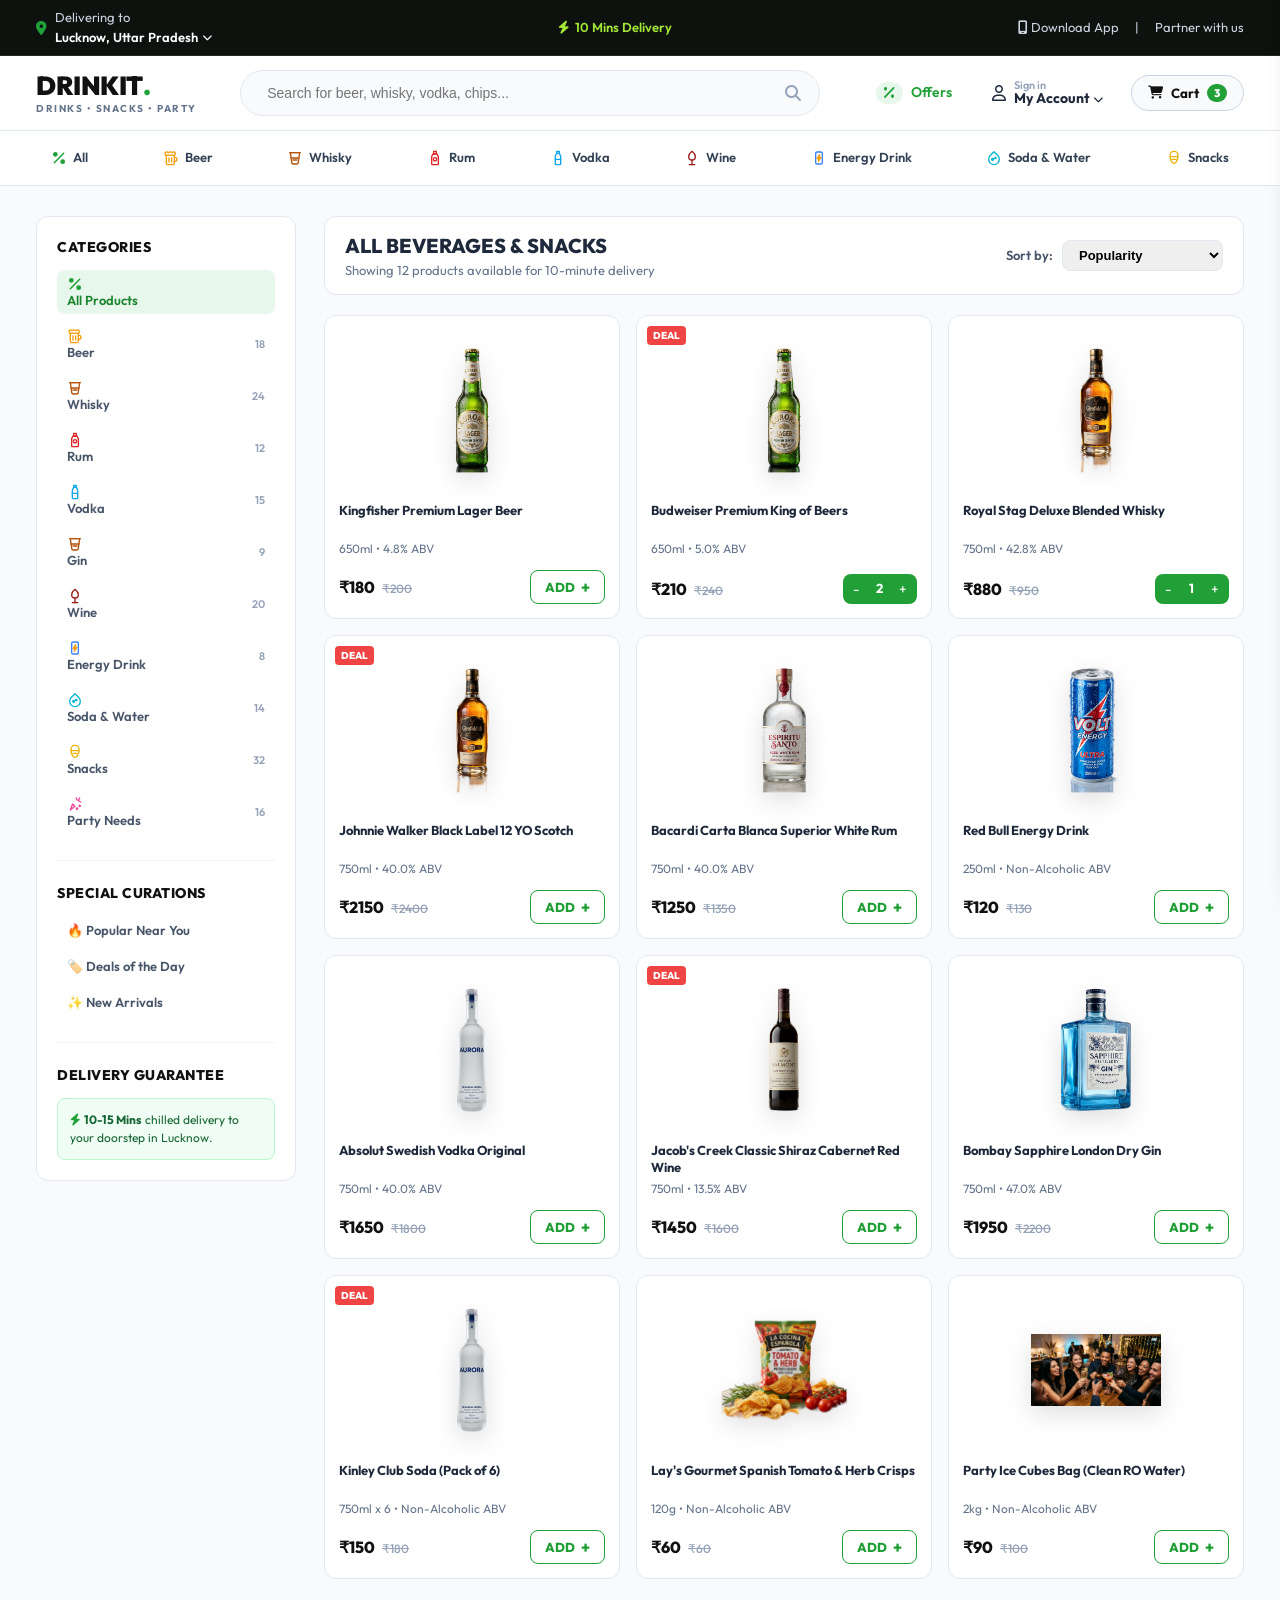
<file: shop.html>
<!DOCTYPE html>
<html lang="en">
<head>
  <meta charset="UTF-8">
  <meta name="viewport" content="width=device-width, initial-scale=1.0">
  <title>Shop Drinks & Snacks - DRINKIT 10 Mins Delivery</title>
  <link rel="preconnect" href="https://fonts.googleapis.com">
  <link rel="preconnect" href="https://fonts.gstatic.com" crossorigin>
  <link href="https://fonts.googleapis.com/css2?family=Outfit:wght@400;500;600;700;800;900&display=swap" rel="stylesheet">
  <link rel="stylesheet" href="https://cdnjs.cloudflare.com/ajax/libs/font-awesome/6.4.0/css/all.min.css">
  <link rel="stylesheet" href="css/style.css">
  <link rel="stylesheet" href="css/responsive.css">
  <style>
    .shop-layout {
      display: grid;
      grid-template-columns: 260px 1fr;
      gap: 28px;
      padding: 30px 0 50px;
    }
    .filters-sidebar {
      background: #fff;
      border: 1px solid var(--border-color);
      border-radius: var(--radius-md);
      padding: 20px;
      height: fit-content;
      position: sticky;
      top: 85px;
    }
    .filter-group {
      margin-bottom: 22px;
      padding-bottom: 18px;
      border-bottom: 1px solid #f1f5f9;
    }
    .filter-group:last-child {
      border-bottom: none;
      margin-bottom: 0;
      padding-bottom: 0;
    }
    .filter-title {
      font-size: 14px;
      font-weight: 800;
      color: #111;
      margin-bottom: 12px;
      text-transform: uppercase;
      letter-spacing: 0.5px;
    }
    .filter-list li {
      margin-bottom: 8px;
    }
    .filter-btn {
      width: 100%;
      text-align: left;
      font-size: 13px;
      color: #475569;
      font-weight: 600;
      padding: 6px 10px;
      border-radius: var(--radius-sm);
      display: flex;
      justify-content: space-between;
      align-items: center;
    }
    .filter-btn:hover, .filter-btn.active {
      background: var(--primary-green-light);
      color: var(--primary-green-hover);
    }
    .shop-header-bar {
      display: flex;
      justify-content: space-between;
      align-items: center;
      margin-bottom: 20px;
      background: #fff;
      padding: 14px 20px;
      border-radius: var(--radius-md);
      border: 1px solid var(--border-color);
    }
    .shop-grid-view {
      grid-template-columns: repeat(3, 1fr);
    }
    .sort-select {
      padding: 6px 12px;
      border-radius: var(--radius-sm);
      border: 1px solid var(--border-color);
      font-size: 13px;
      font-weight: 600;
      outline: none;
    }
    @media (max-width: 900px) {
      .shop-layout {
        grid-template-columns: 1fr;
      }
      .filters-sidebar {
        display: none;
      }
    }
  </style>
</head>
<body>

  <!-- Top Dark Bar -->
  <div class="top-bar">
    <div class="container">
      <div class="top-bar-left open-location-modal">
        <i class="fa-solid fa-location-dot loc-icon"></i>
        <span>Delivering to <strong class="location-text"><span class="active-loc-name">Lucknow, Uttar Pradesh</span> <i class="fa-solid fa-chevron-down" style="font-size:10px;"></i></strong></span>
      </div>
      <div class="top-bar-center">
        <i class="fa-solid fa-bolt"></i>
        <span>10 Mins Delivery</span>
      </div>
      <div class="top-bar-right">
        <a href="index.html#downloadApp"><i class="fa-solid fa-mobile-screen"></i> Download App</a>
        <span>|</span>
        <a href="party-service.html">Partner with us</a>
      </div>
    </div>
  </div>

  <!-- Main Header -->
  <header class="main-header">
    <div class="container header-container">
      <a href="index.html" class="brand-logo">
        <div class="logo-text">DRINKIT<span>.</span></div>
        <div class="logo-sub">Drinks • Snacks • Party</div>
      </a>

      <div class="header-search">
        <div class="search-wrapper">
          <input type="text" class="search-input" id="shopSearchInput" placeholder="Search for beer, whisky, vodka, chips...">
          <button class="search-icon-btn" onclick="filterBySearch()"><i class="fa-solid fa-magnifying-glass"></i></button>
        </div>
      </div>

      <div class="header-actions">
        <a href="shop.html?filter=deals" class="header-action-btn offers-btn">
          <span class="offers-badge"><i class="fa-solid fa-percent"></i></span>
          <span>Offers</span>
        </a>
        <div class="account-wrapper">
          <button class="header-action-btn">
            <i class="fa-regular fa-user" style="font-size:16px;"></i>
            <div style="text-align: left; line-height: 1.1;">
              <span style="font-size: 11px; color: #94a3b8; display: block;">Sign in</span>
              <span style="font-weight: 700;">My Account <i class="fa-solid fa-chevron-down" style="font-size: 10px;"></i></span>
            </div>
          </button>
          <div class="account-dropdown">
            <a href="profile.html"><i class="fa-solid fa-user-circle"></i> My Profile</a>
            <a href="orders.html"><i class="fa-solid fa-box"></i> My Orders</a>
            <a href="order-tracking.html"><i class="fa-solid fa-location-crosshairs"></i> Live Tracking</a>
            <a href="party-service.html"><i class="fa-solid fa-champagne-glasses"></i> Party Bookings</a>
          </div>
        </div>

        <button class="cart-btn open-cart-drawer">
          <i class="fa-solid fa-cart-shopping"></i>
          <span>Cart</span>
          <span class="cart-badge">0</span>
        </button>
      </div>
    </div>
  </header>

  <!-- Category ribbon with SVG icons -->
  <nav class="category-strip">
    <div class="container cat-strip-container">
      <a href="shop.html?cat=all" class="cat-item-pill"><img src="images/icons/offers.svg" width="16" height="16"> All</a>
      <a href="shop.html?cat=beer" class="cat-item-pill"><img src="images/icons/beer.svg" width="16" height="16"> Beer</a>
      <a href="shop.html?cat=whisky" class="cat-item-pill"><img src="images/icons/whisky.svg" width="16" height="16"> Whisky</a>
      <a href="shop.html?cat=rum" class="cat-item-pill"><img src="images/icons/rum.svg" width="16" height="16"> Rum</a>
      <a href="shop.html?cat=vodka" class="cat-item-pill"><img src="images/icons/vodka.svg" width="16" height="16"> Vodka</a>
      <a href="shop.html?cat=wine" class="cat-item-pill"><img src="images/icons/wine.svg" width="16" height="16"> Wine</a>
      <a href="shop.html?cat=energy-drink" class="cat-item-pill"><img src="images/icons/energy.svg" width="16" height="16"> Energy Drink</a>
      <a href="shop.html?cat=soda-water" class="cat-item-pill"><img src="images/icons/soda.svg" width="16" height="16"> Soda & Water</a>
      <a href="shop.html?cat=snacks" class="cat-item-pill"><img src="images/icons/snacks.svg" width="16" height="16"> Snacks</a>
    </div>
  </nav>

  <!-- Shop Content -->
  <div class="container">
    <div class="shop-layout">
      <!-- Sidebar Filters -->
      <aside class="filters-sidebar">
        <div class="filter-group">
          <h4 class="filter-title">Categories</h4>
          <ul class="filter-list" id="catFilterList">
            <!-- Injected dynamically -->
          </ul>
        </div>

        <div class="filter-group">
          <h4 class="filter-title">Special Curations</h4>
          <ul class="filter-list">
            <li><button class="filter-btn" onclick="applyCuration('popular')">🔥 Popular Near You</button></li>
            <li><button class="filter-btn" onclick="applyCuration('deals')">🏷️ Deals of the Day</button></li>
            <li><button class="filter-btn" onclick="applyCuration('new')">✨ New Arrivals</button></li>
          </ul>
        </div>

        <div class="filter-group">
          <h4 class="filter-title">Delivery Guarantee</h4>
          <div style="background:#f0fdf4; border:1px solid #bbf7d0; border-radius:8px; padding:12px; font-size:12px; color:#166534;">
            <i class="fa-solid fa-bolt" style="color:#21a038;"></i> <strong>10-15 Mins</strong> chilled delivery to your doorstep in Lucknow.
          </div>
        </div>
      </aside>

      <!-- Main Products Grid -->
      <main>
        <div class="shop-header-bar">
          <div>
            <h2 id="currentCategoryHeading" style="font-size:20px; font-weight:800; text-transform:uppercase;">All Beverages & Snacks</h2>
            <p id="productCountSubtitle" style="font-size:13px; color:#64748b;">Showing all 12 items</p>
          </div>
          <div>
            <label style="font-size:13px; font-weight:600; color:#475569; margin-right:6px;">Sort by:</label>
            <select class="sort-select" id="sortSelect" onchange="renderShopProducts()">
              <option value="popular">Popularity</option>
              <option value="price-low">Price: Low to High</option>
              <option value="price-high">Price: High to Low</option>
              <option value="rating">Customer Rating</option>
            </select>
          </div>
        </div>

        <div class="products-grid shop-grid-view" id="shopProductsGrid">
          <!-- Dynamic products -->
        </div>
      </main>
    </div>
  </div>

  <!-- Cart Slide-Over Drawer -->
  <div class="cart-drawer-overlay" id="cartDrawerOverlay"></div>
  <div class="cart-drawer" id="cartDrawer">
    <div class="cart-drawer-header">
      <h3><i class="fa-solid fa-bag-shopping" style="color:var(--primary-green)"></i> Your Drinkit Cart</h3>
      <button class="close-drawer-btn"><i class="fa-solid fa-xmark"></i></button>
    </div>
    <div class="cart-drawer-body" id="cartDrawerItems"></div>
    <div class="cart-drawer-footer">
      <div class="bill-row">
        <span>Item Subtotal</span>
        <span id="drawerSubtotal">₹0</span>
      </div>
      <div class="bill-row">
        <span>Promo Discount</span>
        <span id="drawerDiscount" style="color:var(--primary-green)">₹0</span>
      </div>
      <div class="bill-row">
        <span>Delivery Fee (10 Mins)</span>
        <span style="color:#16a34a; font-weight:700;">FREE</span>
      </div>
      <div class="bill-row total-row">
        <span>To Pay</span>
        <span id="drawerTotal">₹0</span>
      </div>
      <a href="checkout.html" class="checkout-action-btn" id="drawerCheckoutBtn">
        Proceed to Checkout <i class="fa-solid fa-arrow-right"></i>
      </a>
      <a href="cart.html" style="display:block; text-align:center; font-size:12px; color:#64748b; margin-top:8px; font-weight:600;">
        View Detailed Cart & Bill Breakdown
      </a>
    </div>
  </div>

  <!-- Mobile Bottom Nav -->
  <div class="mobile-nav-bar">
    <div class="mobile-nav-items">
      <a href="index.html" class="mob-nav-btn"><i class="fa-solid fa-house"></i><span>Home</span></a>
      <a href="shop.html" class="mob-nav-btn active"><i class="fa-solid fa-border-all"></i><span>Categories</span></a>
      <a href="orders.html" class="mob-nav-btn"><i class="fa-solid fa-receipt"></i><span>Orders</span></a>
      <a href="javascript:void(0)" class="mob-nav-btn open-cart-drawer"><i class="fa-solid fa-cart-shopping"></i><span class="mob-cart-badge">0</span><span>Cart</span></a>
      <a href="profile.html" class="mob-nav-btn"><i class="fa-solid fa-user"></i><span>Profile</span></a>
    </div>
  </div>

  <!-- Scripts -->
  <script src="js/data.js"></script>
  <script src="js/app.js"></script>
  <script>
    let activeCategory = 'all';
    let searchQuery = '';
    let curationFilter = '';

    function initShop() {
      const urlParams = new URLSearchParams(window.location.search);
      const catParam = urlParams.get('cat');
      const searchParam = urlParams.get('search');
      const filterParam = urlParams.get('filter');

      if (catParam) activeCategory = catParam;
      if (searchParam) {
        searchQuery = searchParam;
        document.getElementById('shopSearchInput').value = searchParam;
      }
      if (filterParam) curationFilter = filterParam;

      renderCatSidebar();
      renderShopProducts();
    }

    function renderCatSidebar() {
      const list = document.getElementById('catFilterList');
      if (!list) return;

      let html = '';
      DRINKIT_CATEGORIES.forEach(cat => {
        const isActive = activeCategory === cat.id ? 'active' : '';
        const iconTag = cat.iconSvg ? `<img src="${cat.iconSvg}" width="16" height="16" style="vertical-align:middle; margin-right:4px;">` : (cat.iconEmoji || '');
        html += `
          <li>
            <button class="filter-btn ${isActive}" onclick="selectCategory('${cat.id}')">
              <span>${iconTag} ${cat.name}</span>
              <span style="font-size:11px; color:#94a3b8;">${cat.count || ''}</span>
            </button>
          </li>
        `;
      });
      list.innerHTML = html;
    }

    function selectCategory(catId) {
      activeCategory = catId;
      searchQuery = '';
      curationFilter = '';
      document.getElementById('shopSearchInput').value = '';
      renderCatSidebar();
      renderShopProducts();
    }

    function applyCuration(type) {
      curationFilter = type;
      activeCategory = 'all';
      renderCatSidebar();
      renderShopProducts();
    }

    function filterBySearch() {
      const val = document.getElementById('shopSearchInput').value.trim();
      searchQuery = val;
      activeCategory = 'all';
      curationFilter = '';
      renderShopProducts();
    }

    function renderShopProducts() {
      const grid = document.getElementById('shopProductsGrid');
      const heading = document.getElementById('currentCategoryHeading');
      const countSub = document.getElementById('productCountSubtitle');
      const sortVal = document.getElementById('sortSelect').value;

      let filtered = [...DRINKIT_PRODUCTS];

      if (activeCategory !== 'all') {
        filtered = filtered.filter(p => p.category === activeCategory);
        const catObj = DRINKIT_CATEGORIES.find(c => c.id === activeCategory);
        heading.textContent = catObj ? `${catObj.name}` : 'Products';
      } else if (curationFilter === 'popular') {
        filtered = filtered.filter(p => p.isPopular);
        heading.textContent = '🔥 Popular Near You';
      } else if (curationFilter === 'deals') {
        filtered = filtered.filter(p => p.isDeal);
        heading.textContent = '🏷️ Deals of the Day';
      } else if (curationFilter === 'new') {
        filtered = filtered.filter(p => p.isNew);
        heading.textContent = '✨ New Arrivals';
      } else if (searchQuery) {
        filtered = filtered.filter(p => p.name.toLowerCase().includes(searchQuery.toLowerCase()) || p.description.toLowerCase().includes(searchQuery.toLowerCase()));
        heading.textContent = `Search results for "${searchQuery}"`;
      } else {
        heading.textContent = 'All Beverages & Snacks';
      }

      // Sorting
      if (sortVal === 'price-low') {
        filtered.sort((a, b) => a.price - b.price);
      } else if (sortVal === 'price-high') {
        filtered.sort((a, b) => b.price - a.price);
      } else if (sortVal === 'rating') {
        filtered.sort((a, b) => b.rating - a.rating);
      }

      countSub.textContent = `Showing ${filtered.length} products available for 10-minute delivery`;

      if (filtered.length === 0) {
        grid.innerHTML = `
          <div style="grid-column: 1 / -1; text-align: center; padding: 60px 20px; color:#64748b;">
            <div style="font-size: 52px; margin-bottom: 12px;">🔍</div>
            <h3 style="font-size: 18px; color: #111; margin-bottom: 6px;">No products found</h3>
            <p style="font-size: 13px;">Try searching for "Beer", "Whisky", "Wine" or "Chips"</p>
            <button onclick="selectCategory('all')" style="margin-top:16px; background:#21a038; color:#fff; padding:8px 20px; border-radius:8px; font-weight:700;">Show All Products</button>
          </div>
        `;
        return;
      }

      let html = '';
      filtered.forEach(prod => {
        const inCart = DRINKIT_APP.cart.find(c => c.id === prod.id);
        const actionHtml = inCart ? `
          <div class="qty-counter">
            <button onclick="DRINKIT_APP.updateQuantity('${prod.id}', -1); renderShopProducts();">-</button>
            <span class="qty-number">${inCart.qty}</span>
            <button onclick="DRINKIT_APP.updateQuantity('${prod.id}', 1); renderShopProducts();">+</button>
          </div>
        ` : `
          <button class="add-btn" onclick="DRINKIT_APP.addToCart('${prod.id}', 1); renderShopProducts();">
            ADD <span style="font-size:16px; margin-left:2px;">+</span>
          </button>
        `;

        html += `
          <div class="product-card">
            ${prod.isDeal ? '<span class="product-badge">DEAL</span>' : ''}
            <div class="prod-img-box" onclick="window.location.href='product-detail.html?id=${prod.id}'">
              <img src="${prod.image}" alt="${prod.name}" loading="lazy">
            </div>
            <div class="prod-title" onclick="window.location.href='product-detail.html?id=${prod.id}'">${prod.name}</div>
            <div class="prod-volume">${prod.volume} • ${prod.alcoholPercentage} ABV</div>
            <div class="prod-footer">
              <div class="prod-price">₹${prod.price} <span class="original">₹${prod.originalPrice}</span></div>
              ${actionHtml}
            </div>
          </div>
        `;
      });

      grid.innerHTML = html;
    }

    document.addEventListener('DOMContentLoaded', () => {
      initShop();
    });
  </script>
</body>
</html>
</file>
<file: css/style.css>
/* ==========================================================================
   DRINKIT - Premium 10-Minute Delivery E-Commerce Platform
   Style Sheet matching the exact visual aesthetics of Drinkit
   ========================================================================== */

:root {
  --primary-green: #21a038;
  --primary-green-hover: #1b852e;
  --primary-green-light: #e8f7ec;
  --accent-lime: #a3e635;
  --dark-bg: #0d120f;
  --dark-surface: #141b16;
  --text-dark: #1e293b;
  --text-muted: #64748b;
  --text-light: #94a3b8;
  --border-color: #e2e8f0;
  --card-bg: #ffffff;
  --body-bg: #f8fafc;
  --shadow-sm: 0 1px 3px rgba(0,0,0,0.06);
  --shadow-md: 0 4px 12px rgba(0,0,0,0.08);
  --shadow-lg: 0 10px 25px rgba(0,0,0,0.12);
  --radius-sm: 8px;
  --radius-md: 12px;
  --radius-lg: 16px;
  --radius-full: 9999px;
  --font-main: 'Outfit', 'Inter', -apple-system, BlinkMacSystemFont, "Segoe UI", Roboto, sans-serif;
  --transition: all 0.25s ease-in-out;
}

* {
  margin: 0;
  padding: 0;
  box-sizing: border-box;
}

html {
  overflow-x: hidden;
  max-width: 100%;
}

body {
  font-family: var(--font-main);
  background-color: var(--body-bg);
  color: var(--text-dark);
  line-height: 1.5;
  -webkit-font-smoothing: antialiased;
  overflow-x: hidden;
  max-width: 100%;
}

a {
  text-decoration: none;
  color: inherit;
  transition: var(--transition);
}

button {
  font-family: inherit;
  cursor: pointer;
  border: none;
  background: none;
  transition: var(--transition);
}

ul {
  list-style: none;
}

img {
  max-width: 100%;
  display: block;
}

.container {
  width: 100%;
  max-width: 1240px;
  margin: 0 auto;
  padding: 0 16px;
}

/* ==========================================================================
   HEADER SECTION
   ========================================================================== */

/* Top Black Strip */
.top-bar {
  background-color: var(--dark-bg);
  color: #cbd5e1;
  font-size: 13px;
  padding: 8px 0;
  border-bottom: 1px solid #1e2922;
}

.top-bar .container {
  display: flex;
  justify-content: space-between;
  align-items: center;
}

.top-bar-left {
  display: flex;
  align-items: center;
  gap: 8px;
  cursor: pointer;
}

.top-bar-left .loc-icon {
  color: var(--primary-green);
  font-size: 14px;
}

.top-bar-left .location-text {
  color: #fff;
  font-weight: 600;
  display: flex;
  align-items: center;
  gap: 4px;
}

.top-bar-center {
  display: flex;
  align-items: center;
  gap: 6px;
  font-weight: 600;
  color: var(--accent-lime);
}

.top-bar-right {
  display: flex;
  align-items: center;
  gap: 16px;
}

.top-bar-right a:hover {
  color: #fff;
}

/* Main Navigation Bar */
.main-header {
  background: #fff;
  border-bottom: 1px solid var(--border-color);
  position: sticky;
  top: 0;
  z-index: 100;
}

.header-container {
  display: flex;
  align-items: center;
  justify-content: space-between;
  gap: 24px;
  padding: 14px 16px;
}

/* Logo */
.brand-logo {
  display: flex;
  flex-direction: column;
  line-height: 1.1;
}

.logo-text {
  font-size: 26px;
  font-weight: 900;
  letter-spacing: -0.5px;
  color: #111;
  display: flex;
  align-items: center;
}

.logo-text span {
  color: var(--primary-green);
}

.logo-sub {
  font-size: 10px;
  text-transform: uppercase;
  font-weight: 700;
  color: #64748b;
  letter-spacing: 1.5px;
  margin-top: 2px;
}

/* Search Bar */
.header-search {
  flex: 1;
  max-width: 580px;
  position: relative;
}

.search-wrapper {
  display: flex;
  align-items: center;
  background: #f8fafc;
  border: 1px solid #e2e8f0;
  border-radius: var(--radius-full);
  padding: 4px 18px;
  transition: var(--transition);
}

.search-wrapper:focus-within {
  border-color: var(--primary-green);
  background: #fff;
  box-shadow: 0 0 0 3px rgba(33, 160, 56, 0.15);
}

.search-input {
  flex: 1;
  border: none;
  background: transparent;
  padding: 10px 8px;
  font-size: 14px;
  outline: none;
  color: var(--text-dark);
}

.search-icon-btn {
  color: #94a3b8;
  font-size: 16px;
}

.search-wrapper:focus-within .search-icon-btn {
  color: var(--primary-green);
}

/* Header Right Actions */
.header-actions {
  display: flex;
  align-items: center;
  gap: 16px;
}

.header-action-btn {
  display: flex;
  align-items: center;
  gap: 8px;
  font-size: 14px;
  font-weight: 600;
  color: var(--text-dark);
  padding: 8px 12px;
  border-radius: var(--radius-sm);
  position: relative;
}

.header-action-btn:hover {
  background: #f1f5f9;
}

.offers-btn {
  color: var(--primary-green);
}

.offers-badge {
  background: #e8f7ec;
  padding: 4px 8px;
  border-radius: var(--radius-full);
  display: flex;
  align-items: center;
  gap: 4px;
}

/* User Account Dropdown */
.account-wrapper {
  position: relative;
}

.account-dropdown {
  position: absolute;
  top: 100%;
  right: 0;
  margin-top: 8px;
  width: 200px;
  background: #fff;
  border-radius: var(--radius-md);
  border: 1px solid var(--border-color);
  box-shadow: var(--shadow-lg);
  padding: 8px;
  opacity: 0;
  visibility: hidden;
  transform: translateY(10px);
  transition: var(--transition);
  z-index: 200;
}

.account-wrapper:hover .account-dropdown {
  opacity: 1;
  visibility: visible;
  transform: translateY(0);
}

.account-dropdown a {
  display: flex;
  align-items: center;
  gap: 10px;
  padding: 10px 12px;
  font-size: 13px;
  font-weight: 500;
  color: var(--text-dark);
  border-radius: var(--radius-sm);
}

.account-dropdown a:hover {
  background: #f1f5f9;
  color: var(--primary-green);
}

/* Cart Trigger Button */
.cart-btn {
  background: #f8fafc;
  border: 1px solid #cbd5e1;
  padding: 8px 16px;
  border-radius: var(--radius-full);
  display: flex;
  align-items: center;
  gap: 8px;
  font-weight: 700;
  color: #111;
  position: relative;
}

.cart-btn:hover {
  background: var(--primary-green-light);
  border-color: var(--primary-green);
}

.cart-badge {
  background: var(--primary-green);
  color: #fff;
  font-size: 11px;
  font-weight: 800;
  padding: 2px 7px;
  border-radius: var(--radius-full);
}

/* Category Quick Navigation Bar */
.category-strip {
  background: #fff;
  border-bottom: 1px solid var(--border-color);
  overflow-x: auto;
  white-space: nowrap;
  scrollbar-width: none;
}

.category-strip::-webkit-scrollbar {
  display: none;
}

.cat-strip-container {
  display: flex;
  align-items: center;
  gap: 8px;
  padding: 10px 16px;
  justify-content: space-between;
}

.cat-item-pill {
  display: inline-flex;
  align-items: center;
  gap: 6px;
  padding: 6px 14px;
  border-radius: var(--radius-full);
  font-size: 13px;
  font-weight: 600;
  color: #334155;
  transition: var(--transition);
  border: 1px solid transparent;
}

.cat-item-pill:hover,
.cat-item-pill.active {
  background: var(--primary-green-light);
  color: var(--primary-green-hover);
  border-color: #bbf7d0;
}

/* ==========================================================================
   HERO BANNER (Drinks Delivered in 10 Minutes)
   ========================================================================== */
.hero-section {
  padding: 24px 0 16px;
}

.hero-banner {
  background: radial-gradient(circle at 60% 50%, #1a251e 0%, #0c120e 100%);
  border-radius: var(--radius-lg);
  position: relative;
  overflow: hidden;
  min-height: 380px;
  display: flex;
  align-items: center;
  color: #fff;
  box-shadow: 0 15px 30px rgba(0,0,0,0.25);
  border: 1px solid #1f2b23;
}

.hero-banner::before {
  content: '';
  position: absolute;
  top: 0;
  left: 0;
  right: 0;
  bottom: 0;
  background-image: radial-gradient(#22c55e 0.5px, transparent 0.5px);
  background-size: 24px 24px;
  opacity: 0.08;
  pointer-events: none;
}

.hero-content {
  position: relative;
  z-index: 2;
  padding: 48px;
  max-width: 550px;
}

.hero-tag {
  display: inline-flex;
  align-items: center;
  gap: 6px;
  background: rgba(33, 160, 56, 0.2);
  border: 1px solid rgba(163, 230, 53, 0.4);
  color: var(--accent-lime);
  font-size: 12px;
  font-weight: 800;
  letter-spacing: 1px;
  text-transform: uppercase;
  padding: 6px 12px;
  border-radius: var(--radius-full);
  margin-bottom: 20px;
}

.hero-title {
  font-size: 44px;
  font-weight: 900;
  line-height: 1.1;
  letter-spacing: -1px;
  margin-bottom: 12px;
}

.hero-title .highlight {
  color: var(--accent-lime);
  display: inline-block;
  text-shadow: 0 0 25px rgba(163, 230, 53, 0.4);
}

.hero-sub {
  font-size: 18px;
  color: #94a3b8;
  font-weight: 500;
  margin-bottom: 28px;
}

.hero-btn {
  background: var(--primary-green);
  color: #fff;
  font-weight: 800;
  font-size: 15px;
  letter-spacing: 0.5px;
  padding: 14px 34px;
  border-radius: var(--radius-md);
  box-shadow: 0 6px 20px rgba(33, 160, 56, 0.4);
  display: inline-flex;
  align-items: center;
  gap: 8px;
}

.hero-btn:hover {
  background: var(--primary-green-hover);
  transform: translateY(-2px);
  box-shadow: 0 10px 25px rgba(33, 160, 56, 0.5);
}

/* Hero Right Bottle Showcase */
.hero-visual {
  position: absolute;
  right: 20px;
  top: 50%;
  transform: translateY(-50%);
  width: 580px;
  height: 340px;
  display: flex;
  align-items: flex-end;
  justify-content: center;
  z-index: 2;
}

.bottles-stage {
  display: flex;
  align-items: flex-end;
  gap: -15px;
  position: relative;
}

.bottle-item {
  position: relative;
  transition: transform 0.3s ease;
  filter: drop-shadow(0 15px 15px rgba(0,0,0,0.6));
}

.bottle-item img {
  height: 280px;
  width: auto;
  object-fit: contain;
}

.bottle-item:hover {
  transform: translateY(-10px) scale(1.05);
  z-index: 5;
}

.hero-carousel-nav {
  position: absolute;
  bottom: 20px;
  left: 50%;
  transform: translateX(-50%);
  display: flex;
  gap: 8px;
  z-index: 3;
}

.nav-dot {
  width: 10px;
  height: 10px;
  border-radius: var(--radius-full);
  background: rgba(255,255,255,0.3);
  cursor: pointer;
  transition: var(--transition);
}

.nav-dot.active {
  background: var(--primary-green);
  width: 26px;
}

.carousel-arrow {
  position: absolute;
  top: 50%;
  transform: translateY(-50%);
  width: 40px;
  height: 40px;
  border-radius: var(--radius-full);
  background: rgba(255, 255, 255, 0.85);
  color: #111;
  display: flex;
  align-items: center;
  justify-content: center;
  box-shadow: var(--shadow-md);
  z-index: 5;
  transition: var(--transition);
}

.carousel-arrow:hover {
  background: #fff;
  transform: translateY(-50%) scale(1.1);
}

.carousel-arrow.prev { left: 16px; }
.carousel-arrow.next { right: 16px; }

/* ==========================================================================
   TRUST BADGES STRIP (4 CARDS)
   ========================================================================== */
.trust-strip {
  padding: 12px 0 28px;
}

.trust-grid {
  display: grid;
  grid-template-columns: repeat(4, 1fr);
  gap: 16px;
}

.trust-card {
  background: #fff;
  border: 1px solid var(--border-color);
  border-radius: var(--radius-md);
  padding: 16px;
  display: flex;
  align-items: center;
  gap: 14px;
  transition: var(--transition);
}

.trust-card:hover {
  box-shadow: var(--shadow-sm);
  border-color: #cbd5e1;
}

.trust-icon {
  width: 44px;
  height: 44px;
  border-radius: var(--radius-sm);
  background: var(--primary-green-light);
  color: var(--primary-green);
  display: flex;
  align-items: center;
  justify-content: center;
  font-size: 20px;
  flex-shrink: 0;
}

.trust-info h4 {
  font-size: 15px;
  font-weight: 700;
  color: #1e293b;
  margin-bottom: 2px;
}

.trust-info p {
  font-size: 12px;
  color: var(--text-muted);
}

/* ==========================================================================
   SECTION HEADERS
   ========================================================================== */
.section-header {
  display: flex;
  align-items: center;
  justify-content: space-between;
  margin-bottom: 18px;
}

.section-title {
  font-size: 20px;
  font-weight: 800;
  color: #111;
  letter-spacing: -0.3px;
  text-transform: uppercase;
}

.section-view-all {
  font-size: 14px;
  font-weight: 700;
  color: var(--primary-green);
  display: flex;
  align-items: center;
  gap: 4px;
}

.section-view-all:hover {
  color: var(--primary-green-hover);
  transform: translateX(3px);
}

/* ==========================================================================
   SHOP BY CATEGORY (8 CARDS)
   ========================================================================== */
.category-section {
  padding-bottom: 32px;
}

.category-grid {
  display: grid;
  grid-template-columns: repeat(8, 1fr);
  gap: 14px;
}

.category-card {
  background: #fff;
  border: 1px solid var(--border-color);
  border-radius: var(--radius-md);
  padding: 16px 10px;
  display: flex;
  flex-direction: column;
  align-items: center;
  text-align: center;
  transition: var(--transition);
  cursor: pointer;
}

.category-card:hover {
  border-color: var(--primary-green);
  transform: translateY(-4px);
  box-shadow: var(--shadow-md);
}

.cat-img-box {
  width: 90px;
  height: 100px;
  display: flex;
  align-items: center;
  justify-content: center;
  margin-bottom: 10px;
  position: relative;
}

.cat-img-box img {
  max-height: 90px;
  max-width: 85px;
  object-fit: contain;
  filter: drop-shadow(0 6px 8px rgba(0, 0, 0, 0.08));
  transition: transform 0.3s ease;
}

.category-card:hover .cat-img-box img {
  transform: scale(1.1) translateY(-2px);
  filter: drop-shadow(0 10px 14px rgba(0, 0, 0, 0.15));
}

.cat-name {
  font-size: 13px;
  font-weight: 700;
  color: #1e293b;
}

/* ==========================================================================
   PROMOTIONAL BANNERS (3 CARDS SIDE BY SIDE)
   ========================================================================== */
.promo-banners-section {
  padding-bottom: 36px;
}

.promo-grid {
  display: grid;
  grid-template-columns: repeat(3, 1fr);
  gap: 18px;
}

.promo-card {
  border-radius: var(--radius-lg);
  padding: 24px;
  position: relative;
  overflow: hidden;
  min-height: 160px;
  display: flex;
  flex-direction: column;
  justify-content: space-between;
  box-shadow: var(--shadow-sm);
  transition: var(--transition);
}

.promo-card:hover {
  transform: translateY(-3px);
  box-shadow: var(--shadow-md);
}

/* Promo 1: House Party */
.promo-house-party {
  background: linear-gradient(135deg, #122319 0%, #1e3828 100%);
  color: #fff;
}

.promo-house-party .promo-heading {
  font-size: 22px;
  font-weight: 900;
  line-height: 1.2;
}

.promo-house-party .promo-sub {
  color: #cbd5e1;
  font-size: 13px;
  margin-top: 4px;
}

/* Promo 2: Deals of the Day */
.promo-deals {
  background: linear-gradient(135deg, #fef3c7 0%, #fde68a 100%);
  color: #78350f;
}

.promo-deals .promo-heading {
  font-size: 22px;
  font-weight: 900;
  line-height: 1.2;
  color: #92400e;
}

.promo-deals .promo-sub {
  color: #b45309;
  font-size: 13px;
  margin-top: 4px;
}

/* Promo 3: New Arrivals */
.promo-new {
  background: linear-gradient(135deg, #dcfce7 0%, #bbf7d0 100%);
  color: #14532d;
}

.promo-new .promo-heading {
  font-size: 22px;
  font-weight: 900;
  line-height: 1.2;
}

.promo-new .promo-sub {
  color: #166534;
  font-size: 13px;
  margin-top: 4px;
}

.promo-btn {
  align-self: flex-start;
  background: #fff;
  color: #111;
  font-size: 12px;
  font-weight: 800;
  padding: 8px 18px;
  border-radius: var(--radius-sm);
  margin-top: 18px;
  text-transform: uppercase;
  letter-spacing: 0.5px;
  box-shadow: var(--shadow-sm);
}

.promo-btn:hover {
  background: #f8fafc;
  transform: translateY(-1px);
}

.promo-house-party .promo-btn {
  background: #fff;
  color: #122319;
}

.promo-badge-float {
  position: absolute;
  right: 15px;
  bottom: 15px;
  font-size: 60px;
  opacity: 0.25;
  pointer-events: none;
}

/* ==========================================================================
   POPULAR NEAR YOU (PRODUCT CAROUSEL & CARDS)
   ========================================================================== */
.popular-section {
  padding-bottom: 36px;
  position: relative;
}

.products-grid {
  display: grid;
  grid-template-columns: repeat(6, 1fr);
  gap: 16px;
}

.product-card {
  background: #fff;
  border: 1px solid var(--border-color);
  border-radius: var(--radius-md);
  padding: 14px;
  display: flex;
  flex-direction: column;
  transition: var(--transition);
  position: relative;
}

.product-card:hover {
  border-color: #cbd5e1;
  box-shadow: var(--shadow-md);
  transform: translateY(-3px);
}

.product-badge {
  position: absolute;
  top: 10px;
  left: 10px;
  background: #ef4444;
  color: #fff;
  font-size: 10px;
  font-weight: 800;
  padding: 2px 6px;
  border-radius: 4px;
  text-transform: uppercase;
}

.prod-img-box {
  width: 100%;
  height: 160px;
  display: flex;
  align-items: center;
  justify-content: center;
  margin-bottom: 12px;
  position: relative;
  cursor: pointer;
}

.prod-img-box img {
  max-height: 150px;
  max-width: 130px;
  object-fit: contain;
  filter: drop-shadow(0 8px 12px rgba(0, 0, 0, 0.12));
  transition: transform 0.3s ease, filter 0.3s ease;
}

.product-card:hover .prod-img-box img {
  transform: scale(1.08) translateY(-4px);
  filter: drop-shadow(0 14px 20px rgba(0, 0, 0, 0.18));
}

.prod-title {
  font-size: 13px;
  font-weight: 700;
  color: #1e293b;
  margin-bottom: 4px;
  line-height: 1.3;
  min-height: 34px;
  display: -webkit-box;
  -webkit-line-clamp: 2;
  -webkit-box-orient: vertical;
  overflow: hidden;
  cursor: pointer;
}

.prod-title:hover {
  color: var(--primary-green);
}

.prod-volume {
  font-size: 12px;
  color: var(--text-muted);
  margin-bottom: 12px;
}

.prod-footer {
  margin-top: auto;
  display: flex;
  align-items: center;
  justify-content: space-between;
}

.prod-price {
  font-size: 16px;
  font-weight: 800;
  color: #111;
}

.prod-price .original {
  font-size: 12px;
  color: #94a3b8;
  font-weight: 500;
  text-decoration: line-through;
  margin-left: 4px;
}

/* Add to Cart Button and Counter */
.add-btn {
  background: #fff;
  color: var(--primary-green);
  border: 1px solid var(--primary-green);
  font-size: 13px;
  font-weight: 800;
  padding: 6px 14px;
  border-radius: var(--radius-sm);
  display: inline-flex;
  align-items: center;
  gap: 4px;
  transition: var(--transition);
}

.add-btn:hover {
  background: var(--primary-green);
  color: #fff;
}

.qty-counter {
  display: flex;
  align-items: center;
  background: var(--primary-green);
  color: #fff;
  border-radius: var(--radius-sm);
  overflow: hidden;
  font-weight: 700;
  font-size: 13px;
}

.qty-counter button {
  color: #fff;
  padding: 6px 10px;
  font-size: 14px;
  display: flex;
  align-items: center;
  justify-content: center;
}

.qty-counter button:hover {
  background: rgba(0, 0, 0, 0.15);
}

.qty-counter .qty-number {
  padding: 0 6px;
  min-width: 20px;
  text-align: center;
}

/* ==========================================================================
   PROMO COUPON STRIP (Get ₹100 OFF)
   ========================================================================== */
.coupon-strip-section {
  padding-bottom: 24px;
}

.coupon-strip {
  background: #f0fdf4;
  border: 1px dashed var(--primary-green);
  border-radius: var(--radius-md);
  padding: 16px 24px;
  display: flex;
  align-items: center;
  justify-content: space-between;
  gap: 16px;
}

.coupon-left {
  display: flex;
  align-items: center;
  gap: 14px;
}

.gift-icon {
  font-size: 28px;
}

.coupon-text {
  font-size: 16px;
  color: #166534;
}

.coupon-text strong {
  font-weight: 800;
}

.coupon-code {
  background: #dcfce7;
  border: 1px solid #86efac;
  padding: 4px 10px;
  border-radius: var(--radius-sm);
  font-family: monospace;
  font-size: 14px;
  font-weight: 800;
  color: #14532d;
  letter-spacing: 1px;
  margin-left: 6px;
}

.coupon-btn {
  background: var(--primary-green);
  color: #fff;
  font-weight: 800;
  font-size: 13px;
  padding: 10px 22px;
  border-radius: var(--radius-sm);
  letter-spacing: 0.5px;
}

.coupon-btn:hover {
  background: var(--primary-green-hover);
}

/* ==========================================================================
   PAYMENT & TRUST STRIP (VISA, MASTERCARD, UPI)
   ========================================================================== */
.payment-trust-section {
  padding-bottom: 30px;
}

.payment-trust-card {
  background: #fff;
  border: 1px solid var(--border-color);
  border-radius: var(--radius-md);
  padding: 18px 24px;
  display: grid;
  grid-template-columns: 1fr 1.5fr 1fr;
  align-items: center;
  gap: 20px;
}

.pt-item {
  display: flex;
  align-items: center;
  gap: 12px;
}

.pt-icon {
  font-size: 24px;
  color: var(--primary-green);
}

.pt-info h5 {
  font-size: 14px;
  font-weight: 700;
  color: #1e293b;
}

.pt-info p {
  font-size: 12px;
  color: var(--text-muted);
}

.pt-payment-logos {
  display: flex;
  align-items: center;
  gap: 12px;
  justify-content: center;
}

.pay-badge {
  background: #f8fafc;
  border: 1px solid var(--border-color);
  padding: 4px 10px;
  border-radius: 4px;
  font-size: 11px;
  font-weight: 800;
  color: #334155;
  letter-spacing: 0.5px;
}

/* ==========================================================================
   APP DOWNLOAD & NEWSLETTER SECTION
   ========================================================================== */
.app-newsletter-section {
  padding-bottom: 40px;
}

.app-newsletter-grid {
  display: grid;
  grid-template-columns: 1fr 1fr;
  gap: 24px;
  background: #fff;
  border: 1px solid var(--border-color);
  border-radius: var(--radius-md);
  padding: 24px 32px;
}

.app-col h4,
.news-col h4 {
  font-size: 16px;
  font-weight: 800;
  color: #111;
  text-transform: uppercase;
  margin-bottom: 4px;
}

.app-col p,
.news-col p {
  font-size: 13px;
  color: var(--text-muted);
  margin-bottom: 14px;
}

.app-stores-row {
  display: flex;
  gap: 12px;
}

.store-badge {
  display: inline-flex;
  align-items: center;
  gap: 8px;
  background: #111;
  color: #fff;
  padding: 8px 16px;
  border-radius: var(--radius-sm);
  font-size: 12px;
  font-weight: 600;
}

.store-badge:hover {
  background: #333;
}

.newsletter-form {
  display: flex;
  gap: 8px;
}

.newsletter-input {
  flex: 1;
  background: #f8fafc;
  border: 1px solid var(--border-color);
  border-radius: var(--radius-sm);
  padding: 10px 14px;
  font-size: 13px;
  outline: none;
}

.newsletter-input:focus {
  border-color: var(--primary-green);
  background: #fff;
}

.newsletter-btn {
  background: var(--primary-green);
  color: #fff;
  font-size: 13px;
  font-weight: 800;
  padding: 10px 20px;
  border-radius: var(--radius-sm);
  text-transform: uppercase;
}

.newsletter-btn:hover {
  background: var(--primary-green-hover);
}

/* ==========================================================================
   FOOTER (EXACT DARK STYLING AS IN SCREENSHOT)
   ========================================================================== */
.site-footer {
  background: #0d120f;
  color: #94a3b8;
  padding-top: 50px;
  font-size: 13px;
  border-top: 1px solid #1e2922;
}

.footer-grid {
  display: grid;
  grid-template-columns: 2fr 1fr 1.2fr 1fr 1.5fr;
  gap: 32px;
  padding-bottom: 40px;
}

.footer-brand .logo-text {
  color: #fff;
}

.footer-brand .logo-sub {
  color: #64748b;
}

.footer-desc {
  font-size: 13px;
  line-height: 1.6;
  margin: 14px 0 18px;
  color: #94a3b8;
}

.social-links {
  display: flex;
  gap: 10px;
}

.social-icon {
  width: 34px;
  height: 34px;
  border-radius: var(--radius-full);
  background: #1a251e;
  color: #fff;
  display: flex;
  align-items: center;
  justify-content: center;
  font-size: 14px;
  transition: var(--transition);
}

.social-icon:hover {
  background: var(--primary-green);
  transform: translateY(-2px);
}

.footer-heading {
  color: #fff;
  font-size: 14px;
  font-weight: 800;
  text-transform: uppercase;
  letter-spacing: 0.5px;
  margin-bottom: 16px;
}

.footer-links-list li {
  margin-bottom: 10px;
}

.footer-links-list a {
  color: #94a3b8;
}

.footer-links-list a:hover {
  color: #fff;
  padding-left: 3px;
}

.contact-info li {
  display: flex;
  align-items: flex-start;
  gap: 10px;
  margin-bottom: 12px;
  color: #cbd5e1;
}

.contact-info li i {
  color: var(--primary-green);
  margin-top: 3px;
}

.footer-bottom {
  background: #070a08;
  border-top: 1px solid #162019;
  padding: 18px 0;
  font-size: 12px;
}

.footer-bottom-container {
  display: flex;
  justify-content: space-between;
  align-items: center;
}

.security-badges {
  display: flex;
  gap: 16px;
  align-items: center;
  color: #64748b;
  font-weight: 700;
  font-size: 11px;
}

.sec-badge {
  display: flex;
  align-items: center;
  gap: 4px;
}

/* ==========================================================================
   CART SLIDE-OVER DRAWER
   ========================================================================== */
.cart-drawer-overlay {
  position: fixed;
  top: 0;
  left: 0;
  width: 100%;
  height: 100%;
  background: rgba(0, 0, 0, 0.6);
  z-index: 999;
  opacity: 0;
  visibility: hidden;
  transition: var(--transition);
}

.cart-drawer-overlay.active {
  opacity: 1;
  visibility: visible;
}

.cart-drawer {
  position: fixed;
  top: 0;
  right: -420px;
  width: 400px;
  max-width: 90vw;
  height: 100vh;
  background: #fff;
  z-index: 1000;
  display: flex;
  flex-direction: column;
  box-shadow: -5px 0 25px rgba(0,0,0,0.25);
  transition: right 0.3s cubic-bezier(0.16, 1, 0.3, 1);
}

.cart-drawer.active {
  right: 0;
}

.cart-drawer-header {
  padding: 16px 20px;
  border-bottom: 1px solid var(--border-color);
  display: flex;
  align-items: center;
  justify-content: space-between;
}

.cart-drawer-header h3 {
  font-size: 18px;
  font-weight: 800;
  display: flex;
  align-items: center;
  gap: 8px;
}

.close-drawer-btn {
  font-size: 20px;
  color: #64748b;
  padding: 4px 8px;
  border-radius: var(--radius-sm);
}

.close-drawer-btn:hover {
  background: #f1f5f9;
  color: #111;
}

.cart-drawer-body {
  flex: 1;
  overflow-y: auto;
  padding: 16px 20px;
}

.cart-item-row {
  display: flex;
  align-items: center;
  justify-content: space-between;
  gap: 12px;
  padding: 12px 0;
  border-bottom: 1px solid var(--border-color);
}

.cart-item-img {
  width: 50px;
  height: 50px;
  object-fit: contain;
  background: #f8fafc;
  border-radius: var(--radius-sm);
  padding: 4px;
}

.cart-item-details {
  flex: 1;
}

.cart-item-title {
  font-size: 13px;
  font-weight: 700;
  color: #1e293b;
  line-height: 1.2;
}

.cart-item-vol {
  font-size: 11px;
  color: var(--text-muted);
}

.cart-item-price {
  font-size: 13px;
  font-weight: 800;
  color: #111;
  margin-top: 2px;
}

.cart-drawer-footer {
  padding: 16px 20px;
  border-top: 1px solid var(--border-color);
  background: #f8fafc;
}

.bill-row {
  display: flex;
  justify-content: space-between;
  font-size: 13px;
  margin-bottom: 6px;
  color: #64748b;
}

.bill-row.total-row {
  font-size: 16px;
  font-weight: 800;
  color: #111;
  border-top: 1px dashed #cbd5e1;
  padding-top: 10px;
  margin-top: 10px;
}

.checkout-action-btn {
  width: 100%;
  background: var(--primary-green);
  color: #fff;
  font-size: 15px;
  font-weight: 800;
  padding: 12px;
  border-radius: var(--radius-md);
  margin-top: 14px;
  display: flex;
  align-items: center;
  justify-content: center;
  gap: 8px;
}

.checkout-action-btn:hover {
  background: var(--primary-green-hover);
}

/* ==========================================================================
   AGE VERIFICATION MODAL (21+)
   ========================================================================== */
.modal-overlay {
  position: fixed;
  top: 0;
  left: 0;
  width: 100%;
  height: 100%;
  background: rgba(0, 0, 0, 0.7);
  backdrop-filter: blur(4px);
  z-index: 2000;
  display: flex;
  align-items: center;
  justify-content: center;
  padding: 16px;
  opacity: 0;
  visibility: hidden;
  transition: var(--transition);
}

.modal-overlay.active {
  opacity: 1;
  visibility: visible;
}

.age-modal-card {
  background: #fff;
  width: 100%;
  max-width: 440px;
  border-radius: var(--radius-lg);
  padding: 32px 28px;
  text-align: center;
  box-shadow: 0 20px 40px rgba(0,0,0,0.3);
  position: relative;
  transform: scale(0.95);
  transition: var(--transition);
}

.modal-overlay.active .age-modal-card {
  transform: scale(1);
}

.age-badge-icon {
  width: 64px;
  height: 64px;
  border-radius: var(--radius-full);
  background: #fef2f2;
  color: #ef4444;
  font-size: 26px;
  font-weight: 900;
  display: flex;
  align-items: center;
  justify-content: center;
  margin: 0 auto 16px;
  border: 2px dashed #f87171;
}

.age-modal-title {
  font-size: 22px;
  font-weight: 900;
  margin-bottom: 8px;
}

.age-modal-desc {
  font-size: 13px;
  color: #64748b;
  line-height: 1.5;
  margin-bottom: 24px;
}

.age-modal-actions {
  display: flex;
  gap: 12px;
}

.age-btn-accept {
  flex: 1;
  background: var(--primary-green);
  color: #fff;
  font-weight: 800;
  padding: 12px;
  border-radius: var(--radius-md);
  font-size: 14px;
}

.age-btn-accept:hover {
  background: var(--primary-green-hover);
}

.age-btn-decline {
  background: #f1f5f9;
  color: #64748b;
  font-weight: 700;
  padding: 12px 18px;
  border-radius: var(--radius-md);
  font-size: 14px;
}

.age-btn-decline:hover {
  background: #e2e8f0;
  color: #1e293b;
}

/* ==========================================================================
   LOCATION SELECTOR MODAL
   ========================================================================== */
.loc-modal-card {
  background: #fff;
  width: 100%;
  max-width: 480px;
  border-radius: var(--radius-lg);
  padding: 24px;
  box-shadow: 0 20px 40px rgba(0,0,0,0.3);
}

.loc-modal-header {
  display: flex;
  justify-content: space-between;
  align-items: center;
  margin-bottom: 16px;
}

.loc-modal-header h3 {
  font-size: 18px;
  font-weight: 800;
}

.loc-search-box {
  display: flex;
  align-items: center;
  background: #f8fafc;
  border: 1px solid var(--border-color);
  border-radius: var(--radius-md);
  padding: 8px 12px;
  gap: 8px;
  margin-bottom: 18px;
}

.loc-search-box input {
  border: none;
  background: transparent;
  width: 100%;
  outline: none;
  font-size: 14px;
}

.saved-cities-grid {
  display: grid;
  grid-template-columns: repeat(2, 1fr);
  gap: 10px;
}

.city-choice-btn {
  background: #f8fafc;
  border: 1px solid var(--border-color);
  padding: 12px 14px;
  border-radius: var(--radius-md);
  text-align: left;
  display: flex;
  align-items: center;
  gap: 10px;
  font-size: 13px;
  font-weight: 700;
}

.city-choice-btn:hover,
.city-choice-btn.active {
  background: var(--primary-green-light);
  border-color: var(--primary-green);
  color: var(--primary-green-hover);
}

/* ==========================================================================
   TOAST NOTIFICATION
   ========================================================================== */
.toast-container {
  position: fixed;
  bottom: 24px;
  right: 24px;
  z-index: 3000;
  display: flex;
  flex-direction: column;
  gap: 8px;
  pointer-events: none;
}

.toast {
  background: #111;
  color: #fff;
  padding: 12px 20px;
  border-radius: var(--radius-md);
  box-shadow: var(--shadow-lg);
  display: flex;
  align-items: center;
  gap: 10px;
  font-size: 14px;
  font-weight: 600;
  animation: slideUp 0.3s ease forwards;
  pointer-events: auto;
  border-left: 4px solid var(--primary-green);
}

@keyframes slideUp {
  from {
    transform: translateY(20px);
    opacity: 0;
  }
  to {
    transform: translateY(0);
    opacity: 1;
  }
}

/* Hide mobile navigation bar on all desktop and laptop screens */
.mobile-nav-bar {
  display: none !important;
}
</file>
<file: css/responsive.css>
/* ==========================================================================
   DRINKIT - Ultra-Polished Mobile & Tablet Responsive Stylesheet
   Designed for iPhone, Android, Tablets, and all Mobile Screens (320px - 1024px)
   ========================================================================== */

/* By default on Desktop and Laptop screens: completely hidden */
.mobile-nav-bar {
  display: none !important;
}

/* --------------------------------------------------------------------------
   1. GLOBAL MOBILE RESETS & BOTTOM NAV (ONLY for Mobile Screens <= 768px)
   -------------------------------------------------------------------------- */
@media (max-width: 768px) {
  :root {
    --radius-lg: 12px;
  }

  body {
    padding-bottom: 76px !important; /* Space for sticky bottom navigation */
    -webkit-tap-highlight-color: transparent;
  }

  .container {
    padding: 0 12px;
  }

  /* Fixed Mobile Bottom Navigation Bar (App Experience) */
  .mobile-nav-bar {
    display: block !important;
    position: fixed;
    bottom: 0;
    left: 0;
    right: 0;
    background: rgba(255, 255, 255, 0.95);
    backdrop-filter: blur(12px);
    -webkit-backdrop-filter: blur(12px);
    border-top: 1px solid #e2e8f0;
    padding: 6px 8px calc(6px + env(safe-area-inset-bottom, 0px));
    z-index: 900;
    box-shadow: 0 -4px 16px rgba(0, 0, 0, 0.08);
  }

  .mobile-nav-items {
    display: flex;
    justify-content: space-around;
    align-items: center;
  }

  .mob-nav-btn {
    display: flex;
    flex-direction: column;
    align-items: center;
    justify-content: center;
    gap: 3px;
    font-size: 10px;
    font-weight: 700;
    color: #64748b;
    position: relative;
    padding: 6px 12px;
    border-radius: 8px;
    transition: all 0.2s ease;
    min-width: 58px;
  }

  .mob-nav-btn.active,
  .mob-nav-btn:hover {
    color: var(--primary-green);
  }

  .mob-nav-btn i {
    font-size: 19px;
  }

  .mob-cart-badge {
    position: absolute;
    top: 2px;
    right: 12px;
    background: #ef4444;
    color: #fff;
    font-size: 9px;
    font-weight: 800;
    min-width: 16px;
    height: 16px;
    border-radius: 9999px;
    display: flex;
    align-items: center;
    justify-content: center;
    padding: 0 4px;
    border: 2px solid #fff;
  }

  /* --------------------------------------------------------------------------
     2. HEADER & SEARCH RESPONSIVE (MOBILE)
     -------------------------------------------------------------------------- */
  .top-bar {
    padding: 6px 0;
    font-size: 11px;
  }

  .top-bar .container {
    display: flex !important;
    justify-content: space-between !important;
    align-items: center !important;
    gap: 8px;
  }

  .top-bar-right {
    display: none !important;
  }

  .top-bar-left {
    width: auto !important;
    display: inline-flex !important;
    align-items: center !important;
    gap: 6px !important;
    justify-content: flex-start !important;
    font-size: 11.5px;
    white-space: nowrap;
    overflow: hidden;
    text-overflow: ellipsis;
  }

  .top-bar-left img {
    flex-shrink: 0;
  }

  .top-bar-left .location-text {
    display: inline-flex;
    align-items: center;
    gap: 4px;
  }

  .top-bar-center {
    display: inline-flex !important;
    align-items: center;
    gap: 4px;
    font-size: 10px;
    font-weight: 800;
    color: var(--accent-lime);
    background: rgba(163, 230, 53, 0.15);
    padding: 2px 7px;
    border-radius: 9999px;
    white-space: nowrap;
    flex-shrink: 0;
  }

  .top-bar-center img {
    width: 12px;
    height: 12px;
  }

  .main-header {
    top: 0;
  }

  .header-container {
    flex-wrap: wrap;
    padding: 8px 12px;
    gap: 10px;
  }

  .brand-logo .logo-text {
    font-size: 22px;
  }

  .brand-logo .logo-sub {
    font-size: 8px;
    letter-spacing: 1px;
  }

  .header-actions .offers-btn,
  .header-actions .account-wrapper {
    display: none !important; /* Moved to bottom navigation */
  }

  .cart-btn {
    padding: 6px 12px;
    font-size: 12px;
  }

  .header-search {
    order: 3;
    width: 100%;
    max-width: 100%;
    margin-top: 2px;
  }

  .search-wrapper {
    padding: 2px 14px;
  }

  .search-input {
    font-size: 13px;
    padding: 8px 6px;
  }

  /* --------------------------------------------------------------------------
     3. CATEGORY HORIZONTAL SCROLL STRIP
     -------------------------------------------------------------------------- */
  .category-strip {
    border-bottom: 1px solid #f1f5f9;
    background: #fff;
    position: sticky;
    top: 96px;
    z-index: 80;
  }

  .cat-strip-container {
    padding: 8px 12px;
    gap: 6px;
    justify-content: flex-start;
  }

  .cat-item-pill {
    padding: 5px 11px;
    font-size: 12px;
    flex-shrink: 0;
  }

  .cat-svg-icon {
    width: 16px;
    height: 16px;
  }

  /* --------------------------------------------------------------------------
     4. HERO BANNER RESPONSIVE
     -------------------------------------------------------------------------- */
  .hero-section {
    padding: 12px 0 8px;
  }

  .hero-banner {
    min-height: auto;
    flex-direction: column;
    padding: 24px 16px 20px;
    text-align: center;
    position: relative;
    overflow: hidden;
  }

  .hero-generated-banner {
    position: relative !important;
    width: 100% !important;
    max-width: 320px;
    height: 190px !important;
    margin: 12px auto 0 !important;
    mask-image: none !important;
    -webkit-mask-image: none !important;
    object-fit: contain !important;
    z-index: 2 !important;
  }

  .hero-content {
    padding: 0;
    max-width: 100%;
    margin-bottom: 6px;
  }

  .hero-tag {
    font-size: 10px;
    padding: 4px 10px;
    margin-bottom: 12px;
  }

  .hero-title {
    font-size: 26px;
    letter-spacing: -0.5px;
    line-height: 1.15;
    margin-bottom: 8px;
  }

  .hero-sub {
    font-size: 14px;
    margin-bottom: 18px;
  }

  .hero-btn {
    font-size: 13px;
    padding: 11px 26px;
  }

  .carousel-arrow {
    display: none !important; /* Swiping/dots on mobile */
  }

  /* --------------------------------------------------------------------------
     5. TRUST BADGES (2x2 GRID ON MOBILE)
     -------------------------------------------------------------------------- */
  .trust-strip {
    padding: 12px 0 20px;
  }

  .trust-grid {
    grid-template-columns: repeat(2, 1fr) !important;
    gap: 8px !important;
  }

  .trust-card {
    padding: 10px;
    gap: 8px;
  }

  .trust-icon {
    width: 36px;
    height: 36px;
  }

  .trust-icon img {
    width: 18px;
    height: 18px;
  }

  .trust-info h4 {
    font-size: 12px;
  }

  .trust-info p {
    font-size: 10px;
  }

  /* --------------------------------------------------------------------------
     6. SHOP BY CATEGORY (4x2 GRID ON MOBILE)
     -------------------------------------------------------------------------- */
  .section-header {
    margin-bottom: 12px;
  }

  .section-title {
    font-size: 16px;
  }

  .category-grid {
    grid-template-columns: repeat(4, 1fr) !important;
    gap: 8px !important;
  }

  .category-card {
    padding: 10px 4px;
  }

  .cat-img-box {
    width: 100%;
    height: 65px;
    margin-bottom: 6px;
  }

  .cat-img-box img {
    max-height: 58px;
    max-width: 58px;
  }

  .cat-name {
    font-size: 11px;
    font-weight: 700;
  }

  /* --------------------------------------------------------------------------
     7. PROMOTIONAL BANNERS (VERTICAL STACK ON MOBILE)
     -------------------------------------------------------------------------- */
  .promo-banners-section {
    padding-bottom: 24px;
  }

  .promo-grid {
    grid-template-columns: 1fr !important;
    gap: 12px !important;
  }

  .promo-card {
    min-height: 140px;
    padding: 18px;
  }

  .promo-heading {
    font-size: 18px !important;
  }

  .promo-sub {
    font-size: 12px !important;
  }

  .house-party-bg {
    width: 45%;
    opacity: 0.35;
  }

  /* --------------------------------------------------------------------------
     8. POPULAR NEAR YOU / PRODUCT CARDS (2 COLUMNS MOBILE)
     -------------------------------------------------------------------------- */
  .popular-section {
    padding-bottom: 24px;
  }

  .products-grid,
  .shop-grid-view {
    grid-template-columns: repeat(2, 1fr) !important;
    gap: 10px !important;
  }

  .product-card {
    padding: 10px;
  }

  .prod-img-box {
    height: 125px;
    margin-bottom: 8px;
  }

  .prod-img-box img {
    max-height: 115px;
    max-width: 100px;
  }

  .prod-title {
    font-size: 12px;
    min-height: 32px;
    line-height: 1.25;
  }

  .prod-volume {
    font-size: 11px;
    margin-bottom: 8px;
  }

  .prod-price {
    font-size: 14px;
  }

  .prod-price .original {
    font-size: 10px;
  }

  .add-btn {
    padding: 4px 10px;
    font-size: 11px;
    font-weight: 800;
  }

  .qty-counter {
    font-size: 11px;
  }

  .qty-counter button {
    padding: 4px 8px;
    font-size: 12px;
  }

  /* --------------------------------------------------------------------------
     9. COUPON & PAYMENT STRIP (MOBILE)
     -------------------------------------------------------------------------- */
  .coupon-strip {
    flex-direction: column;
    text-align: center;
    gap: 12px;
    padding: 14px;
  }

  .coupon-left {
    flex-direction: column;
    gap: 6px;
  }

  .coupon-text {
    font-size: 13px;
  }

  .coupon-code {
    font-size: 12px;
    margin-left: 2px;
  }

  .coupon-btn {
    width: 100%;
    padding: 9px 16px;
    font-size: 12px;
  }

  .payment-trust-card {
    grid-template-columns: 1fr !important;
    padding: 14px;
    gap: 12px;
    text-align: center;
  }

  .pt-item {
    justify-content: center !important;
  }

  .pt-payment-logos {
    flex-wrap: wrap;
  }

  /* --------------------------------------------------------------------------
     10. APP DOWNLOAD & FOOTER (MOBILE)
     -------------------------------------------------------------------------- */
  .app-newsletter-grid {
    grid-template-columns: 1fr !important;
    padding: 18px 14px;
    gap: 18px;
  }

  .app-stores-row {
    flex-direction: column;
    gap: 8px;
  }

  .newsletter-form {
    flex-direction: column;
  }

  .newsletter-btn {
    width: 100%;
  }

  .site-footer {
    padding-top: 36px;
  }

  .footer-grid {
    grid-template-columns: 1fr !important;
    gap: 22px;
  }

  .footer-bottom-container {
    flex-direction: column;
    gap: 10px;
    text-align: center;
  }

  .security-badges {
    flex-wrap: wrap;
    justify-content: center;
    gap: 8px;
  }

  /* --------------------------------------------------------------------------
     11. CART DRAWER AS BOTTOM-SHEET ON MOBILE
     -------------------------------------------------------------------------- */
  .cart-drawer {
    width: 100% !important;
    max-width: 100vw !important;
    right: -100vw !important;
  }

  .cart-drawer.active {
    right: 0 !important;
  }

  /* --------------------------------------------------------------------------
     12. OTHER PAGES MOBILE TWEAKS (PDP, CART, CHECKOUT, TRACKING)
     -------------------------------------------------------------------------- */
  .pdp-grid {
    grid-template-columns: 1fr !important;
    padding: 16px !important;
    gap: 20px !important;
  }

  .pdp-container {
    padding: 14px 10px 40px !important;
  }

  .main-image-stage {
    height: 240px !important;
    padding: 12px !important;
  }

  .main-image-stage img {
    max-height: 220px !important;
  }

  .pdp-title {
    font-size: 20px !important;
  }

  .pdp-current-price {
    font-size: 24px !important;
  }

  .pdp-actions-row {
    flex-direction: column;
    gap: 10px;
  }

  .spec-grid {
    gap: 8px !important;
  }

  .spec-box {
    padding: 6px !important;
  }

  .cart-page-layout,
  .checkout-layout,
  .tracking-layout {
    grid-template-columns: 1fr !important;
    gap: 16px !important;
    padding: 16px 0 40px !important;
  }

  .cart-box,
  .checkout-card,
  .track-box {
    padding: 16px 14px !important;
    border-radius: 12px !important;
  }

  .cpi-img {
    width: 55px !important;
    height: 55px !important;
  }

  .tip-options {
    gap: 6px !important;
  }

  .tip-btn {
    padding: 6px 4px !important;
    font-size: 12px !important;
  }

  .eta-header-card {
    flex-direction: column;
    text-align: center;
    gap: 12px;
  }

  .eta-time {
    font-size: 32px !important;
  }

  .timeline-stepper {
    margin: 20px 0 14px;
  }

  .step-title-lbl {
    font-size: 9px !important;
  }

  .orders-page-container {
    margin: 16px auto 40px !important;
    padding: 0 12px !important;
  }

  .order-card {
    padding: 16px 14px !important;
  }

  .order-footer-row {
    flex-direction: column !important;
    align-items: flex-start !important;
    gap: 12px !important;
  }

  .order-actions-btns {
    width: 100% !important;
    justify-content: space-between !important;
    gap: 8px !important;
  }

  .order-actions-btns button,
  .order-actions-btns a {
    flex: 1 !important;
    text-align: center !important;
    padding: 7px 8px !important;
    font-size: 12px !important;
  }

  .profile-header-card {
    flex-direction: column;
    text-align: center;
    padding: 20px 16px;
  }

  .wallet-strip,
  .address-grid {
    grid-template-columns: 1fr !important;
  }
}

/* --------------------------------------------------------------------------
   13. TABLETS (769px - 1024px)
   -------------------------------------------------------------------------- */
@media (min-width: 769px) and (max-width: 1024px) {
  .trust-grid {
    grid-template-columns: repeat(2, 1fr) !important;
  }
  .category-grid {
    grid-template-columns: repeat(4, 1fr) !important;
  }
  .products-grid {
    grid-template-columns: repeat(3, 1fr) !important;
  }
  .footer-grid {
    grid-template-columns: repeat(2, 1fr) !important;
  }
  .hero-generated-banner {
    width: 50% !important;
  }
}
</file>
